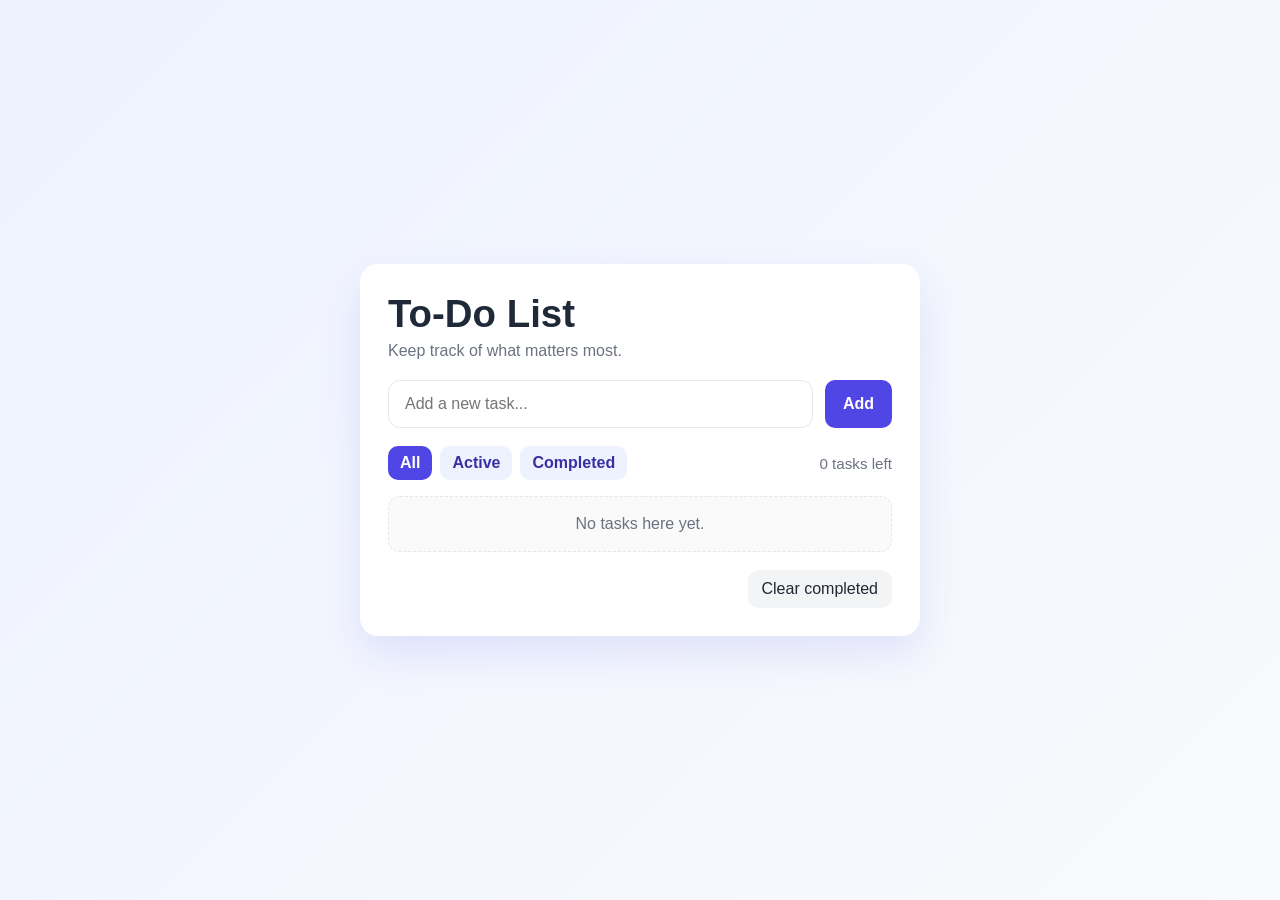
<file: todo-app/index.html>
<!DOCTYPE html>
<html lang="en">
  <head>
    <meta charset="UTF-8" />
    <meta name="viewport" content="width=device-width, initial-scale=1.0" />
    <title>Todo App</title>
    <link rel="stylesheet" href="styles.css" />
  </head>
  <body>
    <main class="app">
      <section class="todo-card">
        <header class="header">
          <h1>To-Do List</h1>
          <p>Keep track of what matters most.</p>
        </header>

        <form id="todo-form" class="todo-form">
          <input
            id="todo-input"
            type="text"
            placeholder="Add a new task..."
            aria-label="Add a new task"
            autocomplete="off"
          />
          <button type="submit">Add</button>
        </form>

        <div class="toolbar">
          <div class="filters" aria-label="Filter tasks">
            <button class="filter-btn active" data-filter="all" type="button">All</button>
            <button class="filter-btn" data-filter="active" type="button">Active</button>
            <button class="filter-btn" data-filter="completed" type="button">Completed</button>
          </div>

          <span id="todo-count">0 tasks left</span>
        </div>

        <ul id="todo-list" class="todo-list" aria-live="polite"></ul>

        <div class="footer-actions">
          <button id="clear-completed" class="secondary" type="button">Clear completed</button>
        </div>
      </section>
    </main>

    <script src="app.js"></script>
  </body>
</html>
</file>
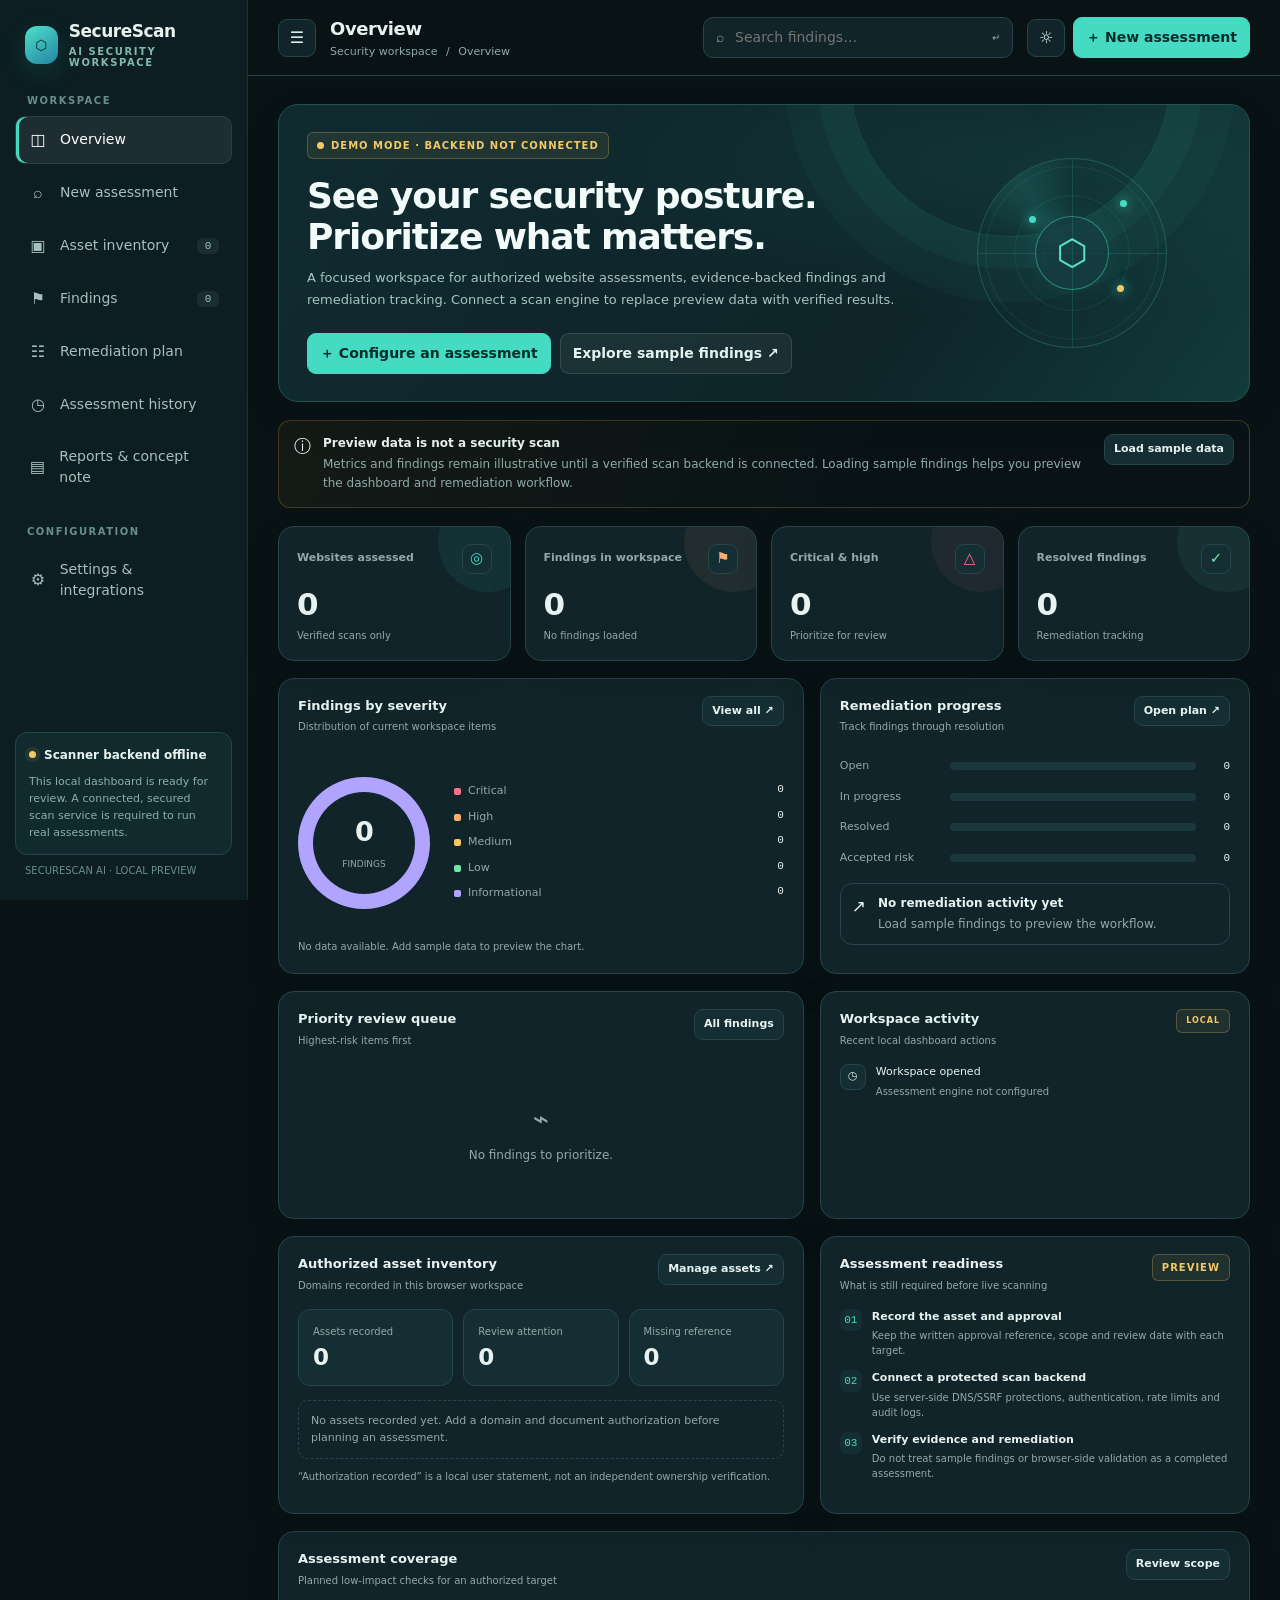
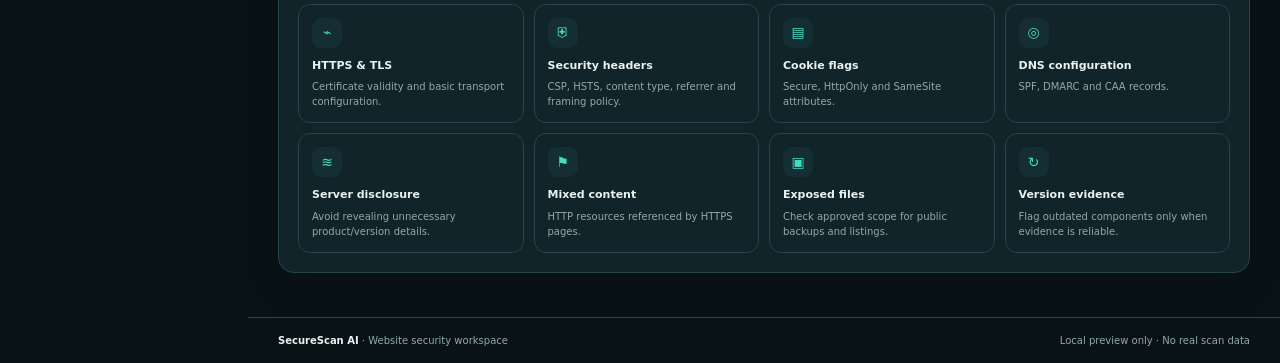
<file: SecureScan_AI_Dashboard_HTML_Upgrade.html>
<!doctype html>
<html lang="en" data-theme="dark">
<head>
<meta charset="utf-8">
<meta name="viewport" content="width=device-width,initial-scale=1,viewport-fit=cover">
<meta name="theme-color" content="#0b171b">
<meta name="description" content="SecureScan AI local website security workspace with asset inventory, findings workflow and portable backups.">
<title>SecureScan AI — Security Assessment Workspace v3.1 (HTML Upgrade)</title>
<style>
:root{color-scheme:dark;--bg:#091316;--sidebar:#0c1e22;--panel:#102429;--panel-2:#142e33;--panel-3:#1a383d;--line:#27454a;--text:#e8f3f1;--muted:#91aaa9;--accent:#45dbc2;--accent-2:#72b8f2;--yellow:#f3c867;--orange:#ffad70;--red:#ff7189;--green:#72e5a8;--purple:#b0a4ff;--shadow:0 14px 36px rgba(0,0,0,.15);--radius:16px}
:root[data-theme="light"]{color-scheme:light;--bg:#f3f7f6;--sidebar:#102d31;--panel:#fff;--panel-2:#edf4f2;--panel-3:#e1eeeb;--line:#d7e4e0;--text:#132b2e;--muted:#607a78;--accent:#087f70;--accent-2:#2166a5;--yellow:#916500;--orange:#a24b0a;--red:#ba2f4b;--green:#197246;--purple:#6355c7;--shadow:0 12px 32px rgba(20,55,55,.07)}
*{box-sizing:border-box}html{scroll-behavior:smooth}body{margin:0;background:var(--bg);color:var(--text);font:14px/1.5 Inter,ui-sans-serif,system-ui,-apple-system,BlinkMacSystemFont,"Segoe UI",sans-serif}button,input,select,textarea{font:inherit}button{cursor:pointer}button:focus-visible,a:focus-visible,input:focus-visible,select:focus-visible{outline:2px solid var(--accent);outline-offset:3px}button:disabled{opacity:.5;cursor:not-allowed}.app{min-height:100vh;display:grid;grid-template-columns:248px minmax(0,1fr)}
.sidebar{background:var(--sidebar);border-right:1px solid rgba(145,180,175,.13);padding:22px 15px;display:flex;flex-direction:column;gap:24px;min-height:100vh;position:sticky;top:0;height:100vh;overflow:auto}.brand{display:flex;gap:11px;align-items:center;padding:0 10px}.brand-mark{width:38px;height:38px;border-radius:12px;display:grid;place-items:center;background:linear-gradient(145deg,#4fe1c8,#2384a4);color:#052a2c;box-shadow:0 8px 24px #25ad9b2b}.brand-name{font-size:17px;line-height:1.15;font-weight:800;letter-spacing:-.5px}.brand-name span{display:block;font-size:10px;color:#81b8b2;font-weight:700;letter-spacing:1.6px;margin-top:4px}.nav-label{font-size:10px;text-transform:uppercase;letter-spacing:1.5px;color:#688e8b;padding:0 12px 8px;font-weight:800}.nav{display:grid;gap:5px}.nav button{width:100%;display:flex;align-items:center;gap:12px;text-align:left;border:1px solid transparent;background:transparent;color:#a5c0bd;padding:11px 12px;border-radius:10px;transition:.18s}.nav button:hover{background:#ffffff0d;color:white}.nav button.active{background:#ffffff12;border-color:#ffffff12;color:#fff;box-shadow:inset 3px 0 var(--accent)}.nav .ico{width:20px;text-align:center;font-size:16px}.nav .nav-count{margin-left:auto;min-width:22px;padding:2px 6px;text-align:center;border-radius:6px;background:#ffffff10;color:#95bfba;font:11px ui-monospace,monospace}.side-bottom{margin-top:auto}.mini-status{padding:13px;border-radius:12px;border:1px solid #25454a;background:#102a2e}.mini-status .status-head{display:flex;align-items:center;gap:8px;font-size:12px;font-weight:700}.dot{width:7px;height:7px;border-radius:50%;display:inline-block;background:var(--yellow);box-shadow:0 0 0 4px #f3c86715;flex:0 0 auto}.mini-status p{font-size:11px;line-height:1.55;color:#8fadaa;margin:9px 0 0}.sidebar-footer{font-size:10px;color:#688e8b;padding:8px 10px 0}
.main{min-width:0;display:flex;flex-direction:column;min-height:100vh}.topbar{height:76px;display:flex;align-items:center;gap:14px;padding:0 30px;border-bottom:1px solid var(--line);background:var(--bg);position:sticky;top:0;z-index:4}.menu-btn{display:none}.page-title{font-size:18px;letter-spacing:-.4px;font-weight:800;margin:0}.breadcrumbs{font-size:11px;color:var(--muted);margin-top:2px}.top-search{display:flex;align-items:center;gap:9px;border:1px solid var(--line);background:var(--panel);padding:8px 12px;border-radius:10px;max-width:310px;width:100%;margin-left:auto;color:var(--muted)}.top-search input{width:100%;background:transparent;border:0;outline:0;color:var(--text);min-width:0}.top-search input:focus-visible{outline:0}.top-actions{display:flex;gap:8px;align-items:center}.icon-btn,.btn{border:1px solid var(--line);border-radius:9px;padding:9px 12px;background:var(--panel);color:var(--text);font-weight:700;transition:.18s;white-space:nowrap}.icon-btn{width:38px;height:38px;padding:0;display:grid;place-items:center;font-size:16px}.btn:hover,.icon-btn:hover{border-color:var(--accent);transform:translateY(-1px)}.btn.primary{background:var(--accent);border-color:var(--accent);color:#052c29}.btn.secondary{background:var(--panel-2)}.btn.small{font-size:11px;padding:6px 9px}.btn.danger{color:var(--red)}.content{width:100%;max-width:1580px;margin:0 auto;padding:28px 30px 44px}.view{display:none;animation:fade .18s ease}.view.active{display:block}@keyframes fade{from{opacity:.65;transform:translateY(3px)}to{opacity:1;transform:none}}@keyframes spin{to{transform:rotate(360deg)}}.page-head{display:flex;align-items:flex-end;justify-content:space-between;gap:20px;margin-bottom:23px}.eyebrow{font-size:10px;text-transform:uppercase;letter-spacing:1.7px;font-weight:900;color:var(--accent);margin-bottom:8px}.page-head h2{font-size:25px;line-height:1.15;letter-spacing:-.8px;margin:0}.page-head p{color:var(--muted);margin:8px 0 0;max-width:680px;font-size:13px}.head-actions{display:flex;align-items:center;gap:8px;flex-wrap:wrap}
.hero{display:grid;grid-template-columns:minmax(0,1.5fr) minmax(240px,.75fr);gap:20px;position:relative;overflow:hidden;border:1px solid #24534f;border-radius:20px;padding:27px 28px;margin-bottom:18px;background:radial-gradient(ellipse at 78% 20%,#1a5a554a,transparent 45%),linear-gradient(125deg,#102b30,#0e2429 65%,#123b3c);box-shadow:var(--shadow)}.hero:after{content:"";position:absolute;width:320px;height:320px;border:1px solid #4be0c423;border-radius:50%;right:8%;top:-190px;box-shadow:0 0 0 32px #4be0c40b,0 0 0 65px #4be0c407;pointer-events:none}.hero-copy,.hero-visual{position:relative;z-index:1}.pill{display:inline-flex;gap:7px;align-items:center;padding:5px 9px;border-radius:6px;background:#f3c86714;border:1px solid #f3c86740;color:#f3c867;font-size:10px;text-transform:uppercase;font-weight:900;letter-spacing:1px}.hero h2{font-size:clamp(25px,3vw,36px);line-height:1.14;letter-spacing:-1.1px;max-width:620px;margin:16px 0 10px;color:#f2fbf9}.hero p{color:#a6c4c0;max-width:610px;font-size:13px;line-height:1.7;margin:0}.hero-actions{display:flex;gap:9px;flex-wrap:wrap;margin-top:22px}.hero .btn.secondary{background:#ffffff0d;border-color:#ffffff22;color:#e5f4f0}.hero-visual{display:flex;justify-content:center;align-items:center;min-height:190px}.radar{position:relative;width:190px;height:190px;border:1px solid #49d6c43b;border-radius:50%;background:repeating-radial-gradient(circle,transparent 0 27px,#48cabb13 28px 29px)}.radar:before,.radar:after{content:"";position:absolute;background:#49d6c427}.radar:before{height:1px;left:0;right:0;top:50%}.radar:after{width:1px;top:0;bottom:0;left:50%}.radar-sweep{position:absolute;inset:0;border-radius:50%;background:conic-gradient(from 0deg,transparent 0 78%,#3edbc522 90%,#3edbc500 100%);animation:spin 8s linear infinite}.radar-core{position:absolute;inset:57px;border:1px solid #44d5c67a;border-radius:50%;display:grid;place-items:center;background:#163e40bb;color:#58e2ca;font-size:36px;box-shadow:0 0 28px #37d0b51c}.radar-dot{position:absolute;width:7px;height:7px;border-radius:50%;background:var(--accent);box-shadow:0 0 12px var(--accent)}.rd1{top:30%;left:27%}.rd2{top:67%;left:74%;background:var(--yellow)}.rd3{top:22%;right:21%}
.notice{display:flex;align-items:flex-start;gap:12px;padding:13px 15px;border:1px solid var(--line);border-radius:12px;background:var(--panel);margin-bottom:18px}.notice .notice-icon{font-size:17px}.notice strong{display:block;font-size:12px;margin-bottom:3px}.notice p{margin:0;color:var(--muted);font-size:12px;line-height:1.6}.notice.warn{border-color:#80632d7a;background:linear-gradient(110deg,#9e741414,transparent 65%)}.notice.ok{border-color:#2c755b75}.notice .notice-text{flex:1}.notice .notice-action{flex:0 0 auto}
.kpis{display:grid;grid-template-columns:repeat(4,minmax(0,1fr));gap:14px;margin-bottom:17px}.card{background:var(--panel);border:1px solid var(--line);border-radius:var(--radius);box-shadow:var(--shadow);min-width:0}.kpi{padding:17px 18px;position:relative;overflow:hidden}.kpi:after{content:"";position:absolute;right:-28px;top:-35px;width:100px;height:100px;border-radius:50%;background:var(--kpi-bg,#45dbc212)}.kpi-head{position:relative;z-index:1;display:flex;align-items:center;justify-content:space-between;color:var(--muted);font-size:11px;font-weight:700}.kpi-icon{display:grid;place-items:center;width:30px;height:30px;border:1px solid var(--line);border-radius:9px;color:var(--kpi-color,var(--accent));background:var(--panel-2);font-size:15px}.kpi-value{font-size:31px;letter-spacing:-1px;font-weight:800;margin-top:13px;line-height:1.1}.kpi-sub{font-size:10px;color:var(--muted);margin-top:7px}.kpi-sub b{color:var(--kpi-color,var(--accent))}.section-grid{display:grid;grid-template-columns:minmax(0,1.1fr) minmax(310px,.9fr);gap:16px;margin-bottom:17px}.panel-head{padding:17px 19px 12px;display:flex;gap:12px;align-items:flex-start;justify-content:space-between}.panel-title{font-size:13px;font-weight:800;margin:0}.panel-sub{color:var(--muted);font-size:10px;margin-top:4px}.panel-body{padding:4px 19px 19px}.chart-rows{display:grid;gap:14px;padding-top:8px}.chart-row{display:grid;grid-template-columns:100px minmax(40px,1fr) 24px;align-items:center;gap:10px;font-size:11px}.chart-label{color:var(--muted)}.track{height:8px;border-radius:10px;background:var(--panel-3);overflow:hidden}.track span{height:100%;display:block;border-radius:10px;min-width:0;transition:width .3s}.chart-count{text-align:right;color:var(--text);font:11px ui-monospace,monospace}.legend{display:flex;flex-wrap:wrap;gap:9px;margin-top:16px}.legend span{display:inline-flex;gap:5px;align-items:center;font-size:10px;color:var(--muted)}.legend i{width:7px;height:7px;border-radius:2px;display:block}.donut-area{display:flex;align-items:center;gap:24px;min-height:185px}.donut{--p:0;position:relative;flex:0 0 132px;width:132px;height:132px;border-radius:50%;background:conic-gradient(var(--red) 0 var(--c1),var(--orange) var(--c1) var(--c2),var(--yellow) var(--c2) var(--c3),var(--green) var(--c3) var(--c4),var(--purple) var(--c4) 100%);display:grid;place-items:center}.donut:before{content:"";position:absolute;inset:15px;border-radius:50%;background:var(--panel)}.donut-center{position:relative;text-align:center}.donut-center b{display:block;font-size:27px;letter-spacing:-1px}.donut-center span{font-size:9px;color:var(--muted)}.donut-legend{display:grid;gap:9px;width:100%}.donut-legend .dl{display:flex;justify-content:space-between;gap:12px;font-size:11px}.dl-label{display:flex;gap:7px;align-items:center;color:var(--muted)}.dl-label i{width:7px;height:7px;border-radius:2px}.dl b{font:11px ui-monospace,monospace}
.table-card{overflow:hidden}.table-toolbar{display:flex;gap:9px;align-items:center;flex-wrap:wrap;padding:14px 17px;border-bottom:1px solid var(--line)}.field{padding:9px 11px;border:1px solid var(--line);border-radius:9px;background:var(--bg);color:var(--text);min-width:0}.field.search{flex:1;min-width:180px}.field option{background:var(--panel)}.table-wrap{overflow:auto}table{border-collapse:collapse;width:100%;min-width:730px}th,td{text-align:left;padding:13px 15px;border-bottom:1px solid var(--line);vertical-align:middle}th{font-size:10px;letter-spacing:.6px;text-transform:uppercase;color:var(--muted);background:var(--panel-2);white-space:nowrap}td{font-size:11px}tbody tr:last-child td{border-bottom:0}tbody tr:hover{background:var(--panel-2)}.id-code{font:10px ui-monospace,monospace;color:var(--muted)}.finding-title{border:0;background:transparent;color:var(--text);font-weight:700;text-align:left;padding:0;font-size:11px}.finding-title:hover{color:var(--accent)}.finding-sub{font-size:10px;color:var(--muted);margin-top:4px}.severity{display:inline-flex;align-items:center;gap:5px;border:1px solid currentColor;border-radius:6px;padding:4px 7px;font-size:9px;font-weight:900;white-space:nowrap}.severity:before{content:"";width:5px;height:5px;border-radius:50%;background:currentColor}.sev-Critical{color:var(--red);background:#ff71890c}.sev-High{color:var(--orange);background:#ffad700c}.sev-Medium{color:var(--yellow);background:#f3c8670c}.sev-Low{color:var(--green);background:#72e5a80c}.sev-Informational{color:var(--purple);background:#b0a4ff0c}.status{display:inline-flex;padding:4px 7px;border:1px solid var(--line);border-radius:6px;color:var(--muted);font-size:9px;white-space:nowrap}.status-Resolved{color:var(--green);border-color:#72e5a84a}.status-InProgress{color:var(--accent-2);border-color:#72b8f24a}.status-AcceptedRisk{color:var(--purple)}.risk{font:12px ui-monospace,monospace;font-weight:800}.risk.high{color:var(--red)}.risk.mid{color:var(--orange)}.risk.low{color:var(--yellow)}.row-actions{display:flex;gap:7px;align-items:center;flex-wrap:wrap}.empty{padding:35px 16px;text-align:center;color:var(--muted);font-size:12px}.empty .empty-icon{font-size:27px;display:block;margin-bottom:7px}.detail-row td{padding:0;background:var(--panel-2)}.detail-grid{display:grid;grid-template-columns:repeat(2,minmax(0,1fr));gap:14px;padding:16px}.detail-block{min-width:0}.detail-block h4{margin:0 0 5px;color:var(--accent);font-size:10px;text-transform:uppercase;letter-spacing:.7px}.detail-block p{font-size:11px;color:var(--muted);margin:0;overflow-wrap:anywhere}.detail-block code,.code-sample{display:block;background:var(--bg);border:1px solid var(--line);padding:10px;border-radius:8px;white-space:pre-wrap;overflow-wrap:anywhere;color:var(--text);font:10px/1.6 ui-monospace,monospace}
.quick-list{display:grid;gap:0}.quick-item{display:flex;align-items:center;gap:11px;padding:12px 0;border-bottom:1px solid var(--line)}.quick-item:last-child{border-bottom:0}.priority-number{width:29px;height:29px;border-radius:9px;display:grid;place-items:center;font:12px ui-monospace,monospace;background:var(--panel-2);color:var(--accent);flex-shrink:0}.quick-copy{flex:1;min-width:0}.quick-copy b{font-size:11px;display:block;overflow:hidden;text-overflow:ellipsis;white-space:nowrap}.quick-copy span{display:block;color:var(--muted);font-size:10px;margin-top:3px}.quick-item .arrow{color:var(--muted)}.activity-list{display:grid;gap:14px}.activity{display:flex;gap:10px;align-items:flex-start}.activity-dot{width:26px;height:26px;display:grid;place-items:center;border:1px solid var(--line);border-radius:8px;background:var(--panel-2);font-size:11px;flex:0 0 auto}.activity p{margin:0;font-size:11px}.activity small{display:block;color:var(--muted);font-size:10px;margin-top:4px}.check-grid{display:grid;grid-template-columns:repeat(4,minmax(0,1fr));gap:10px}.check-card{border:1px solid var(--line);border-radius:12px;padding:13px;background:var(--panel)}.check-card .check-icon{width:30px;height:30px;border-radius:9px;background:var(--panel-2);display:grid;place-items:center;color:var(--accent);margin-bottom:10px}.check-card b{font-size:11px;display:block}.check-card p{font-size:10px;color:var(--muted);margin:5px 0 0;line-height:1.5}
.form-layout{display:grid;grid-template-columns:minmax(0,1.35fr) minmax(260px,.65fr);gap:16px}.form-card{padding:20px}.form-card h3{font-size:14px;margin:0 0 5px}.muted{color:var(--muted)}.form-card>p{color:var(--muted);font-size:11px;margin:0 0 20px}.label{display:block;font-size:11px;font-weight:800;margin:16px 0 7px}.url-input{width:100%;padding:12px;border:1px solid var(--line);border-radius:10px;background:var(--bg);color:var(--text)}.checkbox-line{display:flex;gap:9px;align-items:flex-start;font-size:11px;color:var(--muted);margin:15px 0}.checkbox-line input{margin-top:3px;accent-color:var(--accent)}.message{min-height:20px;font-size:11px;margin-top:12px;color:var(--muted)}.message.error{color:var(--red)}.message.success{color:var(--green)}.scope-list{display:grid;gap:10px;margin-top:12px}.scope-item{display:flex;gap:10px;align-items:flex-start}.scope-check{width:22px;height:22px;border-radius:7px;display:grid;place-items:center;background:var(--panel-2);color:var(--accent);flex-shrink:0}.scope-item b{font-size:11px;display:block}.scope-item span{font-size:10px;color:var(--muted);display:block;margin-top:2px}.guide-list{display:grid;gap:12px}.guide-row{display:flex;gap:10px}.guide-num{width:22px;height:22px;border-radius:7px;background:var(--panel-2);color:var(--accent);display:grid;place-items:center;font:11px ui-monospace,monospace;flex:0 0 auto}.guide-row b{display:block;font-size:11px}.guide-row p{font-size:10px;color:var(--muted);margin:3px 0 0}
.planner-summary{display:grid;grid-template-columns:repeat(3,minmax(0,1fr));gap:13px;margin-bottom:16px}.mini-kpi{padding:16px}.mini-kpi small{color:var(--muted);font-size:10px}.mini-kpi strong{display:block;font-size:25px;margin-top:4px}.planner-owner{width:120px;min-width:100px;padding:6px 8px;border:1px solid var(--line);border-radius:7px;background:var(--bg);color:var(--text);font-size:10px}.planner-date{width:125px;min-width:100px;padding:6px 7px;border:1px solid var(--line);border-radius:7px;background:var(--bg);color:var(--text);font-size:10px}.history-list{display:grid;gap:11px}.history-entry{display:flex;gap:13px;align-items:flex-start;padding:15px;border:1px solid var(--line);border-radius:12px;background:var(--panel)}.history-symbol{width:34px;height:34px;border-radius:10px;background:var(--panel-2);display:grid;place-items:center;flex-shrink:0}.history-content{flex:1}.history-content b{font-size:12px;display:block}.history-content p{font-size:10px;color:var(--muted);margin:4px 0 0}.history-time{font-size:10px;color:var(--muted);white-space:nowrap}
.report-layout{display:grid;grid-template-columns:minmax(0,1fr) 270px;gap:16px;align-items:start}.report-paper{background:#fff;color:#1b2b31;border-radius:10px;padding:36px;box-shadow:var(--shadow);min-height:700px}.report-logo{display:flex;align-items:center;gap:9px;color:#0b7368;font-size:13px;font-weight:900;letter-spacing:.5px}.report-logo span{display:grid;place-items:center;width:31px;height:31px;background:#e3f5f0;border-radius:9px}.report-paper h1{font-size:28px;letter-spacing:-.8px;line-height:1.2;margin:27px 0 8px}.report-subtitle{color:#65787c;font-size:12px}.report-rule{height:1px;background:#dfe9e7;margin:24px 0}.report-meta{display:grid;grid-template-columns:repeat(2,minmax(0,1fr));gap:16px}.report-meta small{display:block;color:#6e8586;font-size:9px;text-transform:uppercase;letter-spacing:1px;font-weight:800}.report-meta b{display:block;font-size:12px;margin-top:4px;overflow-wrap:anywhere}.report-paper h2{font-size:15px;margin:24px 0 9px}.report-paper p{font-size:11px;line-height:1.7;color:#486064}.report-stat-grid{display:grid;grid-template-columns:repeat(3,1fr);gap:10px}.report-stat{padding:12px;border:1px solid #dce8e5;border-radius:8px}.report-stat small{font-size:9px;color:#6e8586}.report-stat b{display:block;font-size:22px;margin-top:3px}.report-table{width:100%;min-width:0;border-collapse:collapse}.report-table th,.report-table td{padding:9px 7px;text-align:left;border-bottom:1px solid #e1e9e7;font-size:9px;color:#243d41;background:#fff}.report-table th{background:#f0f6f4;color:#526b6c;font-size:8px}.report-footer{margin-top:28px;border-top:1px solid #dfe9e7;padding-top:12px;color:#6e8586;font-size:9px}.report-controls{padding:16px;position:sticky;top:95px}.report-controls h3{font-size:13px;margin:0}.report-controls p{font-size:10px;color:var(--muted);line-height:1.6;margin:7px 0 16px}.report-controls .field{width:100%}.report-controls .btn{width:100%;margin-top:9px}.setting-group{padding:18px 20px}.setting-group+.setting-group{border-top:1px solid var(--line)}.setting-heading{display:flex;gap:12px;align-items:center}.setting-icon{width:34px;height:34px;border-radius:10px;background:var(--panel-2);display:grid;place-items:center}.setting-heading h3{font-size:12px;margin:0}.setting-heading p{font-size:10px;color:var(--muted);margin:4px 0 0}.config-table{width:100%;min-width:0;margin-top:15px}.config-table td{padding:10px 0;font-size:11px}.config-table td:last-child{text-align:right}.config-state{font-size:10px;border-radius:6px;padding:4px 7px;background:#f3c86712;color:var(--yellow);border:1px solid #f3c86738;white-space:nowrap}.footer{border-top:1px solid var(--line);padding:15px 30px;display:flex;justify-content:space-between;gap:12px;color:var(--muted);font-size:10px}.footer b{color:var(--text)}.mobile-overlay{display:none}
@media(max-width:1120px){.app{grid-template-columns:218px minmax(0,1fr)}.content{padding:22px}.topbar{padding:0 22px}.kpis{grid-template-columns:repeat(2,minmax(0,1fr))}.check-grid{grid-template-columns:repeat(2,minmax(0,1fr))}.hero-visual{min-height:150px}.radar{width:160px;height:160px}.radar-core{inset:48px}.report-layout{grid-template-columns:minmax(0,1fr) 230px}}
@media(max-width:850px){.app{display:block}.sidebar{position:fixed;z-index:10;left:0;top:0;bottom:0;width:260px;height:100dvh;transform:translateX(-105%);transition:transform .2s ease}.sidebar.open{transform:translateX(0)}.mobile-overlay.show{display:block;position:fixed;inset:0;background:#020b0dc9;z-index:9}.menu-btn{display:grid}.topbar{height:68px;padding:0 16px}.content{padding:18px 16px 30px}.section-grid{grid-template-columns:1fr}.form-layout{grid-template-columns:1fr}.report-layout{grid-template-columns:1fr}.report-controls{position:static;grid-row:1}.report-paper{grid-row:2}.top-search{max-width:230px}.footer{padding:14px 16px}.hero{grid-template-columns:minmax(0,1fr) 160px;padding:22px}.hero-visual{min-height:150px}.radar{width:145px;height:145px}.radar-core{inset:43px}.planner-summary{grid-template-columns:repeat(3,minmax(0,1fr))}}
@media(max-width:600px){.top-search{display:none}.page-head{display:block}.head-actions{margin-top:14px}.page-head h2{font-size:22px}.hero{grid-template-columns:1fr;padding:20px}.hero-visual{display:none}.hero h2{font-size:28px}.kpis{gap:9px}.kpi{padding:13px}.kpi-value{font-size:27px}.kpi-head{font-size:10px}.kpi-icon{width:26px;height:26px}.section-grid{gap:12px}.donut-area{gap:15px}.donut{width:105px;height:105px;flex-basis:105px}.donut:before{inset:12px}.donut-center b{font-size:22px}.chart-row{grid-template-columns:90px minmax(30px,1fr) 20px}.check-grid{grid-template-columns:repeat(2,minmax(0,1fr))}.planner-summary{gap:8px}.mini-kpi{padding:12px}.mini-kpi strong{font-size:21px}.report-paper{padding:22px}.report-paper h1{font-size:24px}.report-stat-grid{gap:6px}.report-stat{padding:8px}.report-stat b{font-size:18px}.detail-grid{grid-template-columns:1fr}.footer{display:block}.footer span{display:block;margin:3px 0}.top-actions .btn{padding:8px 9px;font-size:10px}.page-title{font-size:16px}}
@media(max-width:390px){.kpis{grid-template-columns:1fr 1fr}.kpi-value{font-size:24px}.planner-summary{grid-template-columns:1fr}.donut-area{flex-direction:column}.donut-legend{max-width:230px}.hero-actions .btn{flex:1}.check-grid{grid-template-columns:1fr 1fr}}
@media(prefers-reduced-motion:reduce){*,*:before,*:after{animation:none!important;scroll-behavior:auto!important;transition:none!important}}
@media print{body{background:#fff!important;color:#111!important}.sidebar,.topbar,.footer,.mobile-overlay,.view:not(#reports),#reports>.page-head,.report-controls{display:none!important}.app{display:block!important}.main{display:block!important;min-height:0!important}.content{padding:0!important;max-width:none!important;margin:0!important}.view#reports{display:block!important}.report-layout{display:block!important}.report-paper{box-shadow:none!important;border:0!important;border-radius:0!important;padding:0!important;min-height:0!important}.report-paper h1{font-size:25px}.report-paper section,.report-paper *{print-color-adjust:exact;-webkit-print-color-adjust:exact}.report-paper .report-table{page-break-inside:auto}.report-paper tr{page-break-inside:avoid;page-break-after:auto}.report-footer{page-break-inside:avoid}@page{size:A4;margin:16mm}}

/* SecureScan AI v3 enhancements: local asset register, backup and toasts */
.asset-layout{display:grid;grid-template-columns:minmax(270px,.72fr) minmax(0,1.28fr);gap:16px;align-items:start}
.asset-form{padding:20px}.asset-form h3{margin:0;font-size:14px}.asset-form>p{margin:7px 0 18px;color:var(--muted);font-size:12px}
.asset-form .label{display:block;margin:14px 0 6px}.asset-form .field{width:100%;min-width:0}.asset-form textarea.field{min-height:78px;resize:vertical}
.asset-list-head{display:flex;align-items:center;justify-content:space-between;gap:10px;flex-wrap:wrap;padding:16px 18px 10px}.asset-list-head h3{margin:0;font-size:13px}.asset-list-head p{margin:4px 0 0;color:var(--muted);font-size:10px}
.asset-table{min-width:800px}.asset-table td{vertical-align:middle}.asset-name{font-weight:800;font-size:12px;display:block}.asset-url{color:var(--muted);font-size:10px;display:block;margin-top:3px;overflow-wrap:anywhere}.asset-meta{font-size:11px;line-height:1.6;color:var(--muted);max-width:190px;white-space:normal}.asset-state{display:inline-flex;align-items:center;gap:6px;padding:4px 7px;border-radius:6px;background:var(--panel-2);border:1px solid var(--line);font-size:10px;font-weight:800;white-space:nowrap}.asset-state:before{content:'';width:6px;height:6px;border-radius:50%;background:var(--accent-2)}.asset-state.review{color:var(--orange)}.asset-state.review:before{background:var(--orange)}.asset-state.recorded{color:var(--green)}.asset-actions{display:flex;gap:5px;flex-wrap:wrap}.asset-summary{display:grid;grid-template-columns:repeat(3,minmax(0,1fr));gap:10px;margin-bottom:14px}.asset-summary-item{padding:14px;border:1px solid var(--line);border-radius:12px;background:var(--panel-2)}.asset-summary-item small{display:block;color:var(--muted);font-size:10px}.asset-summary-item b{display:block;font-size:23px;margin-top:5px;line-height:1.2}.backup-grid{display:grid;grid-template-columns:minmax(0,1fr) minmax(0,1fr);gap:14px;margin-top:16px}.backup-option{border:1px solid var(--line);background:var(--panel-2);border-radius:12px;padding:16px}.backup-option h4{margin:0 0 6px;font-size:13px}.backup-option p{color:var(--muted);font-size:11px;line-height:1.6;margin:0 0 13px}.backup-option input[type=file]{display:none}.toast-stack{position:fixed;z-index:50;right:22px;bottom:22px;display:grid;gap:8px;max-width:min(390px,calc(100vw - 32px));pointer-events:none}.toast{padding:12px 15px;border:1px solid var(--line);border-left:4px solid var(--accent);background:var(--panel);color:var(--text);box-shadow:var(--shadow);border-radius:10px;font-size:12px;animation:fade .15s ease}.toast.error{border-left-color:var(--red)}.toast.warn{border-left-color:var(--yellow)}.asset-dashboard-empty{padding:12px;border:1px dashed var(--line);border-radius:10px;color:var(--muted);font-size:11px}
@media(max-width:1000px){.asset-layout{grid-template-columns:1fr}.asset-form{max-width:none}}
@media(max-width:600px){.asset-summary{grid-template-columns:repeat(3,minmax(0,1fr));gap:7px}.asset-summary-item{padding:10px}.asset-summary-item b{font-size:20px}.backup-grid{grid-template-columns:1fr}.toast-stack{right:12px;bottom:12px}}

</style>
</head>
<body>
<div class="mobile-overlay" id="overlay"></div>
<div class="toast-stack" id="toastStack" aria-live="polite" aria-atomic="false"></div>
<div class="app">
<aside class="sidebar" id="sidebar" aria-label="Main navigation">
  <div class="brand"><div class="brand-mark" aria-hidden="true">⬡</div><div class="brand-name">SecureScan<span>AI SECURITY WORKSPACE</span></div></div>
  <div><div class="nav-label">Workspace</div><nav class="nav" id="nav">
    <button class="active" data-view="dashboard"><span class="ico">◫</span>Overview</button>
    <button data-view="scan"><span class="ico">⌕</span>New assessment</button>
    <button data-view="assets"><span class="ico">▣</span>Asset inventory <span class="nav-count" id="navAssets">0</span></button>
    <button data-view="findings"><span class="ico">⚑</span>Findings <span class="nav-count" id="navFindings">0</span></button>
    <button data-view="planner"><span class="ico">☷</span>Remediation plan</button>
    <button data-view="history"><span class="ico">◷</span>Assessment history</button>
    <button data-view="reports"><span class="ico">▤</span>Reports & concept note</button>
  </nav></div>
  <div><div class="nav-label">Configuration</div><nav class="nav"><button data-view="settings"><span class="ico">⚙</span>Settings & integrations</button></nav></div>
  <div class="side-bottom"><div class="mini-status"><div class="status-head"><span class="dot"></span> Scanner backend offline</div><p>This local dashboard is ready for review. A connected, secured scan service is required to run real assessments.</p></div><div class="sidebar-footer">SECURESCAN AI · LOCAL PREVIEW</div></div>
</aside>
<main class="main">
<header class="topbar">
  <button class="icon-btn menu-btn" id="menuBtn" aria-label="Open navigation">☰</button>
  <div><h1 class="page-title" id="topTitle">Overview</h1><div class="breadcrumbs">Security workspace <span style="padding:0 5px">/</span> <span id="crumb">Overview</span></div></div>
  <label class="top-search" aria-label="Search findings"><span>⌕</span><input id="globalSearch" type="search" placeholder="Search findings…"><span style="font:10px ui-monospace,monospace">↵</span></label>
  <div class="top-actions"><button class="icon-btn" id="themeBtn" title="Toggle theme" aria-label="Toggle theme">☼</button><button class="btn primary" id="topNew">＋ New assessment</button></div>
</header>
<div class="content">
<section class="view active" id="dashboard" aria-labelledby="dashTitle">
  <div class="hero"><div class="hero-copy"><span class="pill"><span class="dot" style="background:var(--yellow);box-shadow:none"></span> DEMO MODE · BACKEND NOT CONNECTED</span><h2>See your security posture. Prioritize what matters.</h2><p>A focused workspace for authorized website assessments, evidence-backed findings and remediation tracking. Connect a scan engine to replace preview data with verified results.</p><div class="hero-actions"><button class="btn primary" data-goto="scan">＋ Configure an assessment</button><button class="btn secondary" id="heroDemo">Explore sample findings ↗</button></div></div><div class="hero-visual" aria-hidden="true"><div class="radar"><div class="radar-sweep"></div><span class="radar-dot rd1"></span><span class="radar-dot rd2"></span><span class="radar-dot rd3"></span><div class="radar-core">⬡</div></div></div></div>
  <div class="notice warn" id="demoBanner"><span class="notice-icon">ⓘ</span><div class="notice-text"><strong>Preview data is not a security scan</strong><p>Metrics and findings remain illustrative until a verified scan backend is connected. Loading sample findings helps you preview the dashboard and remediation workflow.</p></div><button class="btn small secondary notice-action" id="loadDemo">Load sample data</button></div>
  <div class="kpis" id="kpis">
    <article class="card kpi" style="--kpi-color:var(--accent);--kpi-bg:#45dbc214"><div class="kpi-head">Websites assessed <span class="kpi-icon">◎</span></div><div class="kpi-value" id="kpiSites">0</div><div class="kpi-sub">Verified scans only</div></article>
    <article class="card kpi" style="--kpi-color:var(--orange);--kpi-bg:#ffad7012"><div class="kpi-head">Findings in workspace <span class="kpi-icon">⚑</span></div><div class="kpi-value" id="kpiFindings">0</div><div class="kpi-sub" id="findingsSub">No findings loaded</div></article>
    <article class="card kpi" style="--kpi-color:var(--red);--kpi-bg:#ff718912"><div class="kpi-head">Critical & high <span class="kpi-icon">△</span></div><div class="kpi-value" id="kpiUrgent">0</div><div class="kpi-sub">Prioritize for review</div></article>
    <article class="card kpi" style="--kpi-color:var(--green);--kpi-bg:#72e5a812"><div class="kpi-head">Resolved findings <span class="kpi-icon">✓</span></div><div class="kpi-value" id="kpiResolved">0</div><div class="kpi-sub" id="resolvedSub">Remediation tracking</div></article>
  </div>
  <div class="section-grid">
    <article class="card"><div class="panel-head"><div><h3 class="panel-title">Findings by severity</h3><div class="panel-sub">Distribution of current workspace items</div></div><button class="btn small secondary" data-goto="findings">View all ↗</button></div><div class="panel-body"><div class="donut-area"><div class="donut" id="severityDonut" style="--critical:0;--high:0;--medium:0;--low:0;--info:100"><div class="donut-center"><b id="donutTotal">0</b><span>FINDINGS</span></div></div><div class="donut-legend" id="severityLegend"></div></div><div class="panel-sub" id="severityFoot">No data available. Add sample data to preview the chart.</div></div></article>
    <article class="card"><div class="panel-head"><div><h3 class="panel-title">Remediation progress</h3><div class="panel-sub">Track findings through resolution</div></div><button class="btn small secondary" data-goto="planner">Open plan ↗</button></div><div class="panel-body"><div class="chart-rows" id="progressChart"></div><div class="notice" style="margin:17px 0 0;padding:10px 11px"><span class="notice-icon">↗</span><div class="notice-text"><strong id="progressHeadline">No remediation activity yet</strong><p id="progressText">Load sample findings to preview the workflow.</p></div></div></div></article>
  </div>
  <div class="section-grid">
    <article class="card"><div class="panel-head"><div><h3 class="panel-title">Priority review queue</h3><div class="panel-sub">Highest-risk items first</div></div><button class="btn small secondary" data-goto="findings">All findings</button></div><div class="panel-body"><div class="quick-list" id="priorityQueue"><div class="empty"><span class="empty-icon">⌁</span>No findings to prioritize.</div></div></div></article>
    <article class="card"><div class="panel-head"><div><h3 class="panel-title">Workspace activity</h3><div class="panel-sub">Recent local dashboard actions</div></div><span class="pill" style="font-size:8px">LOCAL</span></div><div class="panel-body"><div class="activity-list" id="activityList"><div class="activity"><span class="activity-dot">◷</span><div><p>Workspace opened</p><small>Assessment engine not configured</small></div></div></div></div></article>
  </div>
  <div class="section-grid">
    <article class="card"><div class="panel-head"><div><h3 class="panel-title">Authorized asset inventory</h3><div class="panel-sub">Domains recorded in this browser workspace</div></div><button class="btn small secondary" data-goto="assets">Manage assets ↗</button></div><div class="panel-body"><div class="asset-summary" id="assetDashboardStats"><div class="asset-summary-item"><small>Assets recorded</small><b>0</b></div><div class="asset-summary-item"><small>Approval review due</small><b>0</b></div><div class="asset-summary-item"><small>Not yet recorded</small><b>0</b></div></div><div class="quick-list" id="assetDashboardList"><div class="asset-dashboard-empty">No assets recorded yet. Add a domain and document authorization before planning an assessment.</div></div><p class="panel-sub" style="margin-top:10px">“Authorization recorded” is a local user statement, not an independent ownership verification.</p></div></article>
    <article class="card"><div class="panel-head"><div><h3 class="panel-title">Assessment readiness</h3><div class="panel-sub">What is still required before live scanning</div></div><span class="pill">PREVIEW</span></div><div class="panel-body"><div class="guide-list"><div class="guide-row"><span class="guide-num">01</span><div><b>Record the asset and approval</b><p>Keep the written approval reference, scope and review date with each target.</p></div></div><div class="guide-row"><span class="guide-num">02</span><div><b>Connect a protected scan backend</b><p>Use server-side DNS/SSRF protections, authentication, rate limits and audit logs.</p></div></div><div class="guide-row"><span class="guide-num">03</span><div><b>Verify evidence and remediation</b><p>Do not treat sample findings or browser-side validation as a completed assessment.</p></div></div></div></div></article>
  </div>
  <article class="card"><div class="panel-head"><div><h3 class="panel-title">Assessment coverage</h3><div class="panel-sub">Planned low-impact checks for an authorized target</div></div><button class="btn small secondary" data-goto="scan">Review scope</button></div><div class="panel-body"><div class="check-grid" id="coverageGrid"></div></div></article>
</section>

<section class="view" id="scan" aria-labelledby="scanTitle">
  <div class="page-head"><div><div class="eyebrow">Assessment setup</div><h2 id="scanTitle">New website assessment</h2><p>Define a public website scope and confirm authorization. This preview does not send requests or run an actual scan.</p></div><div class="head-actions"><span class="pill"><span class="dot"></span> Engine disconnected</span></div></div>
  <div class="form-layout"><article class="card form-card"><h3>Target configuration</h3><p>Only assess systems you own or have explicit written permission to test.</p><form id="scanForm" novalidate><label class="label" for="targetUrl">Website URL</label><input class="url-input" id="targetUrl" name="url" type="url" placeholder="https://www.example.com" autocomplete="url" required><div class="muted" style="font-size:10px;margin-top:6px">Use a full URL, including https://. Public domain names only in this preview.</div><label class="checkbox-line"><input id="authConfirm" type="checkbox" required><span>I confirm that I own this website or have written authorization to assess it. I understand that unauthorized testing is not permitted.</span></label><div class="row-actions"><button class="btn primary" type="submit">Check configuration</button><button class="btn secondary" id="clearTarget" type="button">Clear</button></div><div class="message" id="scanMessage" role="status" aria-live="polite"></div></form><div class="notice warn" style="margin-top:18px"><span class="notice-icon">⛨</span><div class="notice-text"><strong>No requests are sent by this page</strong><p>Submitting the form validates the target format and displays integration requirements. It will not claim that a scan occurred.</p></div></div></article>
  <div style="display:grid;gap:16px;align-content:start"><article class="card form-card"><h3>Assessment safeguards</h3><div class="scope-list"><div class="scope-item"><span class="scope-check">✓</span><div><b>Authorization gate</b><span>Explicit user confirmation before progressing.</span></div></div><div class="scope-item"><span class="scope-check">✓</span><div><b>Safe target validation</b><span>Reject local/private hosts and unusual ports in the client preview; repeat checks server-side.</span></div></div><div class="scope-item"><span class="scope-check">✓</span><div><b>Non-destructive checks</b><span>Prioritize configuration and exposure review over exploit attempts.</span></div></div><div class="scope-item"><span class="scope-check">✓</span><div><b>Evidence and traceability</b><span>Findings should include timestamp, evidence, confidence and verification guidance.</span></div></div></div></article><article class="card form-card"><h3>Before a real scan</h3><div class="guide-list" style="margin-top:14px"><div class="guide-row"><span class="guide-num">01</span><div><b>Verify ownership</b><p>Use a DNS TXT record or a one-time file token to validate domain control.</p></div></div><div class="guide-row"><span class="guide-num">02</span><div><b>Connect a scan API</b><p>Use a secured backend with strict URL validation, DNS re-checks and redirect controls.</p></div></div><div class="guide-row"><span class="guide-num">03</span><div><b>Review and approve scope</b><p>Set rate, duration, excluded paths and contact details before scheduling.</p></div></div></div></article></div></div>
  <article class="card" style="margin-top:16px"><div class="panel-head"><div><h3 class="panel-title">Planned assessment checks</h3><div class="panel-sub">Examples of intended low-impact coverage, not completed checks</div></div></div><div class="panel-body"><div class="check-grid" id="scanCoverageGrid"></div></div></article>
</section>


<section class="view" id="assets" aria-labelledby="assetsTitle">
 <div class="page-head"><div><div class="eyebrow">Scope & authorization records</div><h2 id="assetsTitle">Authorized asset inventory</h2><p>Maintain a local register of domains that your team says it is allowed to assess. This is a recordkeeping tool, not a domain ownership verifier.</p></div><div class="head-actions"><button class="btn secondary" id="assetsCsv">↓ Export assets CSV</button></div></div>
 <div class="notice warn"><span class="notice-icon">⛨</span><div class="notice-text"><strong>Authorization must be verified independently</strong><p>Only add assets you own or have written permission to assess. Store the approval reference and scope. A checkbox or local record does not prove domain control, and this HTML page performs no network checks.</p></div></div>
 <div class="asset-layout">
  <article class="card asset-form"><h3>Register an asset</h3><p>Record one public website and the approval details for future assessment planning.</p>
   <form id="assetForm" novalidate>
    <label class="label" for="assetName">Asset / project name</label><input class="field" id="assetName" maxlength="90" placeholder="Main website" required>
    <label class="label" for="assetUrl">Website URL</label><input class="field" id="assetUrl" type="url" placeholder="https://www.example.com" required>
    <label class="label" for="assetOwner">Owner / responsible contact</label><input class="field" id="assetOwner" maxlength="120" placeholder="Team or contact name">
    <label class="label" for="assetScope">Approved scope / exclusions</label><textarea class="field" id="assetScope" maxlength="1200" placeholder="Allowed domains, paths, dates, excluded systems…"></textarea>
    <label class="label" for="assetApproval">Written approval reference</label><input class="field" id="assetApproval" maxlength="180" placeholder="Ticket, email reference, or approval ID">
    <label class="label" for="assetExpiry">Approval review / expiry date</label><input class="field" id="assetExpiry" type="date">
    <label class="checkbox-line"><input id="assetAuthConfirm" type="checkbox" required><span>I confirm that authorization exists for this domain and the scope recorded above.</span></label>
    <div class="row-actions"><button class="btn primary" type="submit">＋ Save asset record</button><button class="btn secondary" type="reset" id="assetReset">Clear form</button></div><div class="message" id="assetMessage" role="status" aria-live="polite"></div>
   </form>
  </article>
  <div style="min-width:0;display:grid;gap:14px;align-content:start">
   <div class="asset-summary" id="assetInventoryStats"><div class="asset-summary-item"><small>Total records</small><b>0</b></div><div class="asset-summary-item"><small>Review due</small><b>0</b></div><div class="asset-summary-item"><small>Missing reference</small><b>0</b></div></div>
   <article class="card table-card"><div class="asset-list-head"><div><h3>Recorded websites</h3><p>Saved in this browser only. Use workspace backup to move records.</p></div><input class="field" id="assetSearch" type="search" placeholder="Filter assets…" aria-label="Search asset inventory" style="max-width:220px"></div><div class="table-wrap"><table class="asset-table"><thead><tr><th>Asset</th><th>Owner & scope</th><th>Approval reference</th><th>Review date</th><th>Record status</th><th>Actions</th></tr></thead><tbody id="assetRows"><tr><td colspan="6"><div class="empty">No asset records yet.</div></td></tr></tbody></table></div><div class="panel-head"><div class="panel-sub" id="assetCount">0 assets recorded</div><div class="panel-sub">No scans are launched from this inventory.</div></div></article>
  </div>
 </div>
</section>

<section class="view" id="findings" aria-labelledby="findingsTitle">
  <div class="page-head"><div><div class="eyebrow">Evidence & risk</div><h2 id="findingsTitle">Security findings</h2><p>Search, filter and open a finding to review evidence, impact, suggested fixes and verification guidance.</p></div><div class="head-actions"><button class="btn secondary" id="findingsCsv">↓ Export CSV</button><button class="btn primary" data-goto="reports">Create concept note ↗</button></div></div>
  <div class="notice warn" id="findingsNotice"><span class="notice-icon">ⓘ</span><div class="notice-text"><strong>No findings loaded</strong><p>Load the clearly labeled demonstration set to explore the evidence panel, filters and status workflow. No website has been scanned.</p></div><button class="btn small secondary notice-action" id="findingsLoadDemo">Load sample data</button></div>
  <article class="card table-card"><div class="table-toolbar"><input class="field search" id="findingSearch" type="search" placeholder="Search ID, title or evidence…" aria-label="Search findings"><select class="field" id="severityFilter" aria-label="Filter severity"><option value="">All severities</option><option>Critical</option><option>High</option><option>Medium</option><option>Low</option><option>Informational</option></select><select class="field" id="statusFilter" aria-label="Filter status"><option value="">All statuses</option><option value="Open">Open</option><option value="In Progress">In progress</option><option value="Resolved">Resolved</option><option value="Accepted Risk">Accepted risk</option></select><select class="field" id="sortFilter" aria-label="Sort findings"><option value="risk-desc">Highest risk first</option><option value="risk-asc">Lowest risk first</option><option value="severity">Severity</option><option value="title">Title A–Z</option></select></div><div class="table-wrap"><table><thead><tr><th>Finding</th><th>Severity</th><th>Risk</th><th>Status</th><th>Effort</th><th>Details</th></tr></thead><tbody id="findingRows"><tr><td colspan="6"><div class="empty"><span class="empty-icon">⌁</span>No findings match your filters.</div></td></tr></tbody></table></div><div class="panel-head"><div class="panel-sub" id="findingsCount">0 findings</div><div class="panel-sub">Sample data is marked DEMO throughout.</div></div></article>
</section>

<section class="view" id="planner" aria-labelledby="plannerTitle">
  <div class="page-head"><div><div class="eyebrow">Fix management</div><h2 id="plannerTitle">Remediation plan</h2><p>Convert security findings into owned, prioritized actions. Updates in this browser are local to this preview.</p></div><div class="head-actions"><button class="btn secondary" id="plannerCsv">↓ Export action plan</button><button class="btn primary" data-goto="reports">Build report ↗</button></div></div>
  <div class="planner-summary"><article class="card mini-kpi"><small>Open actions</small><strong id="planOpen">0</strong></article><article class="card mini-kpi"><small>In progress</small><strong id="planProgress">0</strong></article><article class="card mini-kpi"><small>Resolved</small><strong id="planResolved">0</strong></article></div>
  <div class="notice"><span class="notice-icon">☷</span><div class="notice-text"><strong>Suggested workflow</strong><p>Fix critical/high issues first, assign an owner, set a target date, then verify the change with a follow-up assessment. Status changes here do not change the actual website.</p></div></div>
  <article class="card table-card"><div class="table-wrap"><table style="min-width:920px"><thead><tr><th>Finding / risk</th><th>Recommended action</th><th>Priority</th><th>Owner</th><th>Target date</th><th>Status</th></tr></thead><tbody id="planRows"><tr><td colspan="6"><div class="empty"><span class="empty-icon">☷</span>No actions available until findings are loaded.</div></td></tr></tbody></table></div></article>
</section>

<section class="view" id="history" aria-labelledby="historyTitle">
 <div class="page-head"><div><div class="eyebrow">Audit trail</div><h2 id="historyTitle">Assessment history</h2><p>Review local workspace events. This page differentiates demo-data actions from real assessment runs.</p></div><div class="head-actions"><button class="btn secondary" id="historyClear">Clear local activity</button></div></div>
 <div class="notice warn"><span class="notice-icon">◷</span><div class="notice-text"><strong>Real scan history is unavailable</strong><p>A scan record will only appear here after a real, authenticated backend reports a completed assessment. The events below are local interface actions, not scans.</p></div></div>
 <article class="card"><div class="panel-head"><div><h3 class="panel-title">Workspace activity log</h3><div class="panel-sub">Most recent first</div></div><span class="pill">LOCAL EVENTS</span></div><div class="panel-body"><div class="history-list" id="historyList"></div></div></article>
</section>

<section class="view" id="reports" aria-labelledby="reportsTitle">
 <div class="page-head"><div><div class="eyebrow">Export & documentation</div><h2 id="reportsTitle">Reports & concept note</h2><p>Preview an executive-ready security assessment concept note. Use your browser's print dialog and choose “Save as PDF”.</p></div></div>
 <div class="report-layout"><article class="report-paper" id="reportPaper"><div class="report-logo"><span>⬡</span> SECURESCAN AI</div><h1 id="reportHeading">Website Security Assessment<br>Concept Note</h1><div class="report-subtitle">Executive summary · Findings register · Remediation recommendations</div><div class="report-rule"></div><div class="report-meta"><div><small>Report generated</small><b id="reportDate">—</b></div><div><small>Assessment status</small><b id="reportStatus">Not assessed</b></div><div><small>Website / scope</small><b id="reportTarget">Not provided</b></div><div><small>Data classification</small><b id="reportDataType">No scan data</b></div></div><h2>1. Executive summary</h2><p id="reportSummary">No real assessment has been performed. This concept note is a template only; it does not state that the target is secure or vulnerable.</p><div class="report-stat-grid"><div class="report-stat"><small>Total workspace findings</small><b id="reportTotal">0</b></div><div class="report-stat"><small>Critical / high</small><b id="reportCriticalHigh">0</b></div><div class="report-stat"><small>Marked resolved</small><b id="reportResolved">0</b></div></div><h2>2. Scope and methodology</h2><p id="reportScope">The intended scope is limited to an explicitly authorized public website. Checks shown in this preview are planned checks only. No live requests, exploit attempts or verification tests were executed from this HTML page.</p><h2>3. Findings and recommended action</h2><div id="reportFindings"><p>No findings are available. Connect the secured scan backend and run an authorized assessment before issuing a factual report.</p></div><h2>4. Remediation priorities</h2><p id="reportRemediation">Once validated findings exist, address critical and high-risk exposures first, assign an owner, document the change, and verify the fix with a follow-up check.</p><h2>5. Limitations and responsible use</h2><p>This is a point-in-time assessment concept note, not a guarantee that a website is completely secure. Recommendations require technical review and testing in the target environment. Demonstration records in this report are fictional examples and must not be treated as observations from the target website.</p><div class="report-footer">Generated by SecureScan AI · Local dashboard preview · Confidentiality and distribution should be determined by the report owner.</div></article>
 <aside class="card report-controls"><h3>Report settings</h3><p>Customize the cover details before printing. Report figures update from the currently loaded workspace findings.</p><label class="label" for="reportOrg">Organization / team</label><input class="field" id="reportOrg" placeholder="Organization name"><label class="label" for="reportUrl">Website / scope</label><input class="field" id="reportUrl" placeholder="https://example.com"><label class="label" for="reportAuthor">Prepared by</label><input class="field" id="reportAuthor" placeholder="Security team / assessor"><label class="label" for="reportTitleInput">Report title</label><input class="field" id="reportTitleInput" value="Website Security Assessment Concept Note"><button class="btn primary" id="printReport">▤ Print / Save as PDF</button><button class="btn secondary" id="reportCsv">↓ Download findings CSV</button><div class="notice warn" style="padding:10px;margin-top:14px"><span class="notice-icon">ⓘ</span><div class="notice-text"><strong>PDF export note</strong><p>The browser print dialog creates the PDF. If no printer is selected, choose “Save as PDF”.</p></div></div></aside></div>
</section>

<section class="view" id="settings" aria-labelledby="settingsTitle">
 <div class="page-head"><div><div class="eyebrow">System configuration</div><h2 id="settingsTitle">Settings & integrations</h2><p>Review the components needed to support verified scans, durable history and reliable report generation.</p></div><div class="head-actions"><span class="pill"><span class="dot"></span> Preview mode</span></div></div>
 <article class="card" style="margin-bottom:16px"><div class="setting-group"><div class="setting-heading"><span class="setting-icon">⌘</span><div><h3>Service connectivity</h3><p>These services are not configured by this standalone HTML file.</p></div></div><table class="config-table"><tbody><tr><td>Scan API / worker service</td><td><span class="config-state">Not connected</span></td></tr><tr><td>Database for scans and findings</td><td><span class="config-state">Not connected</span></td></tr><tr><td>Authentication / authorization</td><td><span class="config-state">Not configured</span></td></tr><tr><td>Report storage and audit logging</td><td><span class="config-state">Not configured</span></td></tr></tbody></table></div><div class="setting-group"><div class="setting-heading"><span class="setting-icon">⛨</span><div><h3>Security requirements before deployment</h3><p>Recommended minimum controls for any real scanning service.</p></div></div><div class="check-grid" style="margin-top:17px"><div class="check-card"><div class="check-icon">◎</div><b>Domain ownership</b><p>Prove control using DNS TXT or file-token validation.</p></div><div class="check-card"><div class="check-icon">⌁</div><b>SSRF protection</b><p>Resolve DNS safely and block private, loopback, link-local and metadata addresses on every redirect.</p></div><div class="check-card"><div class="check-icon">⌚</div><b>Scan limits</b><p>Enforce strict timeouts, redirect caps, response-size limits and rate controls.</p></div><div class="check-card"><div class="check-icon">♙</div><b>Secrets & access</b><p>Keep credentials server-side; use least privilege, audit logs and authenticated access.</p></div></div></div><div class="setting-group"><div class="setting-heading"><span class="setting-icon">✧</span><div><h3>AI remediation guidance</h3><p>Optional assistant layer to summarize evidence and suggest candidate fixes.</p></div></div><div class="notice warn" style="margin-top:16px;margin-bottom:0"><span class="notice-icon">ⓘ</span><div class="notice-text"><strong>No AI API key is stored in the browser</strong><p>When an AI provider is added, make requests through the backend, keep secrets in environment variables, minimize sensitive evidence, and require human review before applying changes.</p></div></div></div></article>
 <article class="card" style="margin-bottom:16px">
  <div class="setting-group">
   <div class="setting-heading"><span class="setting-icon">◉</span><div><h3>Privacy, usage & deployment status</h3><p>Local-only tools added in this HTML upgrade. These figures are not global website analytics.</p></div></div>
   <div class="check-grid" style="margin-top:16px">
    <div class="check-card"><div class="check-icon">◷</div><b>Local opens in this browser</b><div id="localOpenCount" style="font-size:25px;font-weight:750;margin:8px 0">—</div><p>Counts how many times this file was opened in this browser profile. It does not count other users or devices.</p></div>
    <div class="check-card"><div class="check-icon">⌁</div><b>VPN connection</b><p><span class="config-state">Not connected</span></p><p>A VPN cannot be installed inside a standalone HTML file. Configure a real VPN on the hosting server/network before claiming VPN protection.</p></div>
    <div class="check-card"><div class="check-icon">◎</div><b>Live scan engine</b><p><span class="config-state">Not connected</span></p><p>URL validation here is a local preview only. No live vulnerability scan or remote server check runs from this file.</p></div>
    <div class="check-card"><div class="check-icon">⛨</div><b>Privacy note</b><p>This page does not make the site “untraceable”. Hosting logs, network providers and browser services may still record activity.</p></div>
   </div>
  </div>
  <div class="setting-group">
   <div class="setting-heading"><span class="setting-icon">⌕</span><div><h3>Hosting / country investigation checklist</h3><p>Enter a domain to prepare a checklist. This offline HTML page cannot look up live DNS, IP, hosting provider or country.</p></div></div>
   <label class="label" for="hostingTarget">Authorized website domain</label><div class="row-actions"><input class="field" id="hostingTarget" placeholder="https://example.com" style="flex:1;min-width:220px"><button class="btn secondary" id="hostingChecklistBtn">Prepare checklist</button></div>
   <div id="hostingChecklistResult" class="notice" style="margin-top:12px;display:none" role="status" aria-live="polite"></div>
   <p class="panel-sub" style="margin-top:10px">For a real lookup, use your hosting provider dashboard or a reputable DNS/WHOIS service. A CDN or proxy may show its edge location rather than the origin server.</p>
  </div>
  <div class="setting-group">
   <div class="setting-heading"><span class="setting-icon">◷</span><div><h3>Suggested remediation & update schedule</h3><p>Planning targets only; adapt them to risk, vendor advisories and your organization’s policy.</p></div></div>
   <table class="config-table"><thead><tr><th>Priority</th><th>Suggested target</th><th>Next action</th></tr></thead><tbody>
    <tr><td><b style="color:var(--red)">Critical</b></td><td>Within 24 hours</td><td>Mitigate immediately; verify the fix</td></tr>
    <tr><td><b style="color:var(--orange)">High</b></td><td>Within 7 days</td><td>Patch/configure, then retest</td></tr>
    <tr><td><b style="color:var(--yellow)">Medium</b></td><td>Within 30 days</td><td>Schedule a tested change</td></tr>
    <tr><td><b style="color:var(--green)">Low</b></td><td>Within 90 days</td><td>Include in routine maintenance</td></tr>
    <tr><td>Informational</td><td>Next review</td><td>Document and reassess periodically</td></tr>
   </tbody></table>
   <div class="notice warn" style="margin-top:12px;margin-bottom:0"><span class="notice-icon">ⓘ</span><div class="notice-text"><strong>Important</strong><p>If active exploitation is reported, prioritize immediate mitigation regardless of the schedule. These targets are recommendations, not universal legal requirements.</p></div></div>
  </div>
 </article>
 <article class="card"><div class="setting-group"><div class="setting-heading"><span class="setting-icon">☼</span><div><h3>Appearance</h3><p>Switch theme and save it for this browser.</p></div></div><div style="margin-top:15px"><button class="btn secondary" id="settingsTheme">Toggle light / dark theme</button></div></div><div class="setting-group"><div class="setting-heading"><span class="setting-icon">↺</span><div><h3>Preview data</h3><p>Load or remove example findings. Example records are fictional and labeled as demo data.</p></div></div><div class="row-actions" style="margin-top:15px"><button class="btn secondary" id="settingsDemo">Load sample findings</button><button class="btn secondary danger" id="clearDemo">Remove sample findings</button></div></div></article>
 <article class="card" style="margin-top:16px"><div class="setting-group"><div class="setting-heading"><span class="setting-icon">⇄</span><div><h3>Workspace backup & restore</h3><p>Export local assets, demo findings, remediation assignments, activity and report profile to one JSON file. Restore only a backup you trust.</p></div></div>
  <div class="backup-grid"><div class="backup-option"><h4>Export workspace backup</h4><p>Create a portable JSON backup of this browser workspace. Sample findings remain labeled as illustrative data.</p><button class="btn primary" id="backupExport">↓ Export JSON backup</button></div><div class="backup-option"><h4>Restore from JSON</h4><p>Import a SecureScan AI backup created by this version. The current local workspace will be replaced after confirmation.</p><label class="btn secondary" for="backupFile" style="display:inline-block">↑ Choose backup file</label><input id="backupFile" type="file" accept="application/json,.json"><div id="backupMessage" class="message" role="status" aria-live="polite"></div></div></div>
  <div class="notice warn" style="margin:16px 0 0"><span class="notice-icon">ⓘ</span><div class="notice-text"><strong>Local storage and backup caveat</strong><p>Data may be cleared by browser settings or private browsing. A JSON backup is not encrypted; keep it in a secure location. Imported data is not proof of a completed assessment.</p></div></div>
 </div></article>
</section>
</div>
<footer class="footer"><span><b>SecureScan AI</b> · Website security workspace</span><span>Local preview only · <span id="footerMode">No real scan data</span></span></footer>
</main>
</div>
<script>
(function(){
'use strict';
const $=id=>document.getElementById(id);
const views=[['dashboard','Overview'],['scan','New assessment'],['assets','Asset inventory'],['findings','Security findings'],['planner','Remediation plan'],['history','Assessment history'],['reports','Reports & concept note'],['settings','Settings & integrations']];
const severityOrder=['Critical','High','Medium','Low','Informational'];
const colors={Critical:'var(--red)',High:'var(--orange)',Medium:'var(--yellow)',Low:'var(--green)',Informational:'var(--purple)'};
const checkItems=[['⌁','HTTPS & TLS','Certificate validity and basic transport configuration.'],['⛨','Security headers','CSP, HSTS, content type, referrer and framing policy.'],['▤','Cookie flags','Secure, HttpOnly and SameSite attributes.'],['◎','DNS configuration','SPF, DMARC and CAA records.'],['≋','Server disclosure','Avoid revealing unnecessary product/version details.'],['⚑','Mixed content','HTTP resources referenced by HTTPS pages.'],['▣','Exposed files','Check approved scope for public backups and listings.'],['↻','Version evidence','Flag outdated components only when evidence is reliable.']];
const demoFindings=[
{id:'DEMO-001',title:'Session cookie missing Secure / HttpOnly flags',sev:'High',score:16,status:'Open',url:'https://demo.invalid/login',desc:'DEMONSTRATION ONLY: example Set-Cookie header for a session cookie is shown without Secure or HttpOnly attributes. No real site was inspected.',impact:'If confirmed on a real site, cookie exposure could increase the chance of session theft or transmission over an unencrypted connection.',fix:'Set Secure and HttpOnly on session cookies, choose an appropriate SameSite policy, and confirm the application works over HTTPS only.',pri:'High',eff:'~2 hours',ver:'Inspect the actual login response and verify the session cookie contains the required flags.',code:'Set-Cookie: session=…; Secure; HttpOnly; SameSite=Lax',confidence:'Illustrative example only'},
{id:'DEMO-002',title:'Content-Security-Policy header not observed',sev:'Medium',score:9,status:'Open',url:'https://demo.invalid/',desc:'DEMONSTRATION ONLY: this record illustrates a hypothetical response that lacks a Content-Security-Policy header.',impact:'A well-designed CSP can reduce some cross-site scripting impact. A missing header alone does not prove an exploitable vulnerability.',fix:'Design a policy around required application resources. Start with Content-Security-Policy-Report-Only, review violations, then enforce carefully.',pri:'Medium',eff:'1–2 days',ver:'Inspect response headers and test the policy in a staging environment before enforcement.',code:"Content-Security-Policy: default-src 'self'; object-src 'none'; base-uri 'self'",confidence:'Illustrative example only'},
{id:'DEMO-003',title:'Strict-Transport-Security header not observed',sev:'Medium',score:8,status:'In Progress',url:'https://demo.invalid/',desc:'DEMONSTRATION ONLY: this example describes an HTTPS response where HSTS was not observed.',impact:'Without HSTS, some users may be more exposed to protocol downgrade scenarios before a browser has remembered a secure policy.',fix:'After confirming HTTPS is fully available for the domain and subdomains, deploy an appropriate HSTS max-age and expand scope deliberately.',pri:'Medium',eff:'~2 hours',ver:'Check the HTTPS response header and validate redirects and all subdomain dependencies.',code:'Strict-Transport-Security: max-age=31536000',confidence:'Illustrative example only'},
{id:'DEMO-004',title:'Server version disclosed in response banner',sev:'Low',score:4,status:'Resolved',url:'https://demo.invalid/',desc:'DEMONSTRATION ONLY: sample Server header reveals a software product/version string.',impact:'Version disclosure can help a third party research potentially relevant public advisories, but does not itself confirm an exploitable issue.',fix:'Reduce unnecessary version detail in server banners where practical. Keep components patched regardless of banner visibility.',pri:'Low',eff:'~1 hour',ver:'Review the actual response headers and confirm configuration after deployment.',code:'Example only: disable detailed version tokens in the server configuration.',confidence:'Illustrative example only'},
{id:'DEMO-005',title:'CAA DNS policy not observed',sev:'Informational',score:2,status:'Accepted Risk',url:'demo.invalid',desc:'DEMONSTRATION ONLY: this fictional example illustrates a domain without an observed CAA DNS record.',impact:'A CAA record can limit which certificate authorities are authorized to issue certificates for a domain. Applicability depends on domain operations.',fix:'Review certificate issuance arrangements, then publish suitable CAA records naming approved certificate authorities if appropriate.',pri:'Low',eff:'~30 minutes',ver:'Query authoritative DNS and confirm the policy matches approved certificate authorities.',code:'Example only: demo.invalid. CAA 0 issue "letsencrypt.org"',confidence:'Illustrative example only'}
];
let findings=[];let demoLoaded=false;let expanded={};let activity=[];let plannerMeta={};let assets=[];let targetUrl='';let currentView='dashboard';let toastTimer=null;
function safeRead(key,fallback){try{const x=localStorage.getItem(key);return x?JSON.parse(x):fallback}catch(e){return fallback}}
function safeWrite(key,val){try{localStorage.setItem(key,JSON.stringify(val))}catch(e){}}
function persistWorkspace(){safeWrite('ssai-workspace',{schemaVersion:1,findings:findings,demoLoaded:demoLoaded});safeWrite('ssai-assets',assets)}
function toast(message,kind='success'){const stack=$('toastStack');if(!stack)return;const el=document.createElement('div');el.className='toast'+(kind==='error'?' error':kind==='warn'?' warn':'');el.textContent=message;stack.appendChild(el);setTimeout(()=>{el.style.opacity='0';el.style.transform='translateY(5px)';setTimeout(()=>el.remove(),220)},3600)}
function addActivity(title,detail){activity.unshift({title,detail,time:new Date().toLocaleString()});activity=activity.slice(0,50);renderActivity();renderHistory();safeWrite('ssai-activity',activity)}
function esc(s){return String(s??'').replace(/[&<>"']/g,c=>({'&':'&amp;','<':'&lt;','>':'&gt;','"':'&quot;','\'': '&#39;'}[c]))}
function statusClass(s){return s.replaceAll(' ','')}
function riskClass(n){return n>=12?'high':n>=6?'mid':'low'}
function sevPill(s){return '<span class="severity sev-'+esc(s)+'">'+esc(s)+'</span>'}
function statusPill(s){return '<span class="status status-'+statusClass(esc(s))+'">'+esc(s)+'</span>'}
function counts(){const by={Critical:0,High:0,Medium:0,Low:0,Informational:0},st={'Open':0,'In Progress':0,'Resolved':0,'Accepted Risk':0};findings.forEach(f=>{by[f.sev]=(by[f.sev]||0)+1;st[f.status]=(st[f.status]||0)+1});return{by,st,total:findings.length}}
function goto(id){if(!views.some(v=>v[0]===id))return;currentView=id;document.querySelectorAll('.view').forEach(v=>v.classList.toggle('active',v.id===id));document.querySelectorAll('.nav button[data-view]').forEach(b=>b.classList.toggle('active',b.dataset.view===id));$('topTitle').textContent=views.find(v=>v[0]===id)[1];$('crumb').textContent=views.find(v=>v[0]===id)[1];$('sidebar').classList.remove('open');$('overlay').classList.remove('show');if(id==='reports')renderReport();if(id==='planner')renderPlanner();window.scrollTo({top:0,behavior:'smooth'})}
document.querySelectorAll('.nav button[data-view]').forEach(b=>b.addEventListener('click',()=>goto(b.dataset.view)));
document.querySelectorAll('[data-goto]').forEach(b=>b.addEventListener('click',()=>goto(b.dataset.goto)));
$('topNew').addEventListener('click',()=>goto('scan'));$('menuBtn').addEventListener('click',()=>{$('sidebar').classList.toggle('open');$('overlay').classList.toggle('show')});$('overlay').addEventListener('click',()=>{$('sidebar').classList.remove('open');$('overlay').classList.remove('show')});
function setTheme(theme){document.documentElement.dataset.theme=theme;safeWrite('ssai-theme',theme);$('themeBtn').textContent=theme==='dark'?'☼':'☾'}
setTheme(safeRead('ssai-theme','dark'));$('themeBtn').addEventListener('click',()=>setTheme(document.documentElement.dataset.theme==='dark'?'light':'dark'));$('settingsTheme').addEventListener('click',()=>setTheme(document.documentElement.dataset.theme==='dark'?'light':'dark'));
function renderCoverage(id){$(id).innerHTML=checkItems.map(c=>'<div class="check-card"><div class="check-icon">'+c[0]+'</div><b>'+esc(c[1])+'</b><p>'+esc(c[2])+'</p></div>').join('')}
renderCoverage('coverageGrid');renderCoverage('scanCoverageGrid');
function renderDashboard(){const c=counts();renderAssets();$('navFindings').textContent=c.total;$('kpiSites').textContent='0';$('kpiFindings').textContent=c.total;$('kpiUrgent').textContent=c.by.Critical+c.by.High;$('kpiResolved').textContent=c.st.Resolved;$('findingsSub').textContent=demoLoaded?'Demonstration items · not live scan data':'No findings loaded';$('resolvedSub').textContent=c.total?Math.round(c.st.Resolved/c.total*100)+'% of workspace findings':'Remediation tracking';$('footerMode').textContent=demoLoaded?'Demo data loaded · no verified scans':'No real scan data';$('donutTotal').textContent=c.total;let denom=c.total||1;const pct={critical:c.by.Critical/denom*100,high:c.by.High/denom*100,medium:c.by.Medium/denom*100,low:c.by.Low/denom*100,info:c.by.Informational/denom*100};$('severityDonut').style.cssText='--c1:'+pct.critical+'%;--c2:'+(pct.critical+pct.high)+'%;--c3:'+(pct.critical+pct.high+pct.medium)+'%;--c4:'+(pct.critical+pct.high+pct.medium+pct.low)+'%';const entries=[['Critical',c.by.Critical],['High',c.by.High],['Medium',c.by.Medium],['Low',c.by.Low],['Informational',c.by.Informational]];$('severityLegend').innerHTML=entries.map(([k,n])=>'<div class="dl"><span class="dl-label"><i style="background:'+colors[k]+'"></i>'+k+'</span><b>'+n+'</b></div>').join('');$('severityFoot').textContent=c.total?'Severity values are example data until a real scan is connected.':'No data available. Add sample data to preview the chart.';const states=[['Open',c.st.Open,'var(--orange)'],['In progress',c.st['In Progress'],'var(--accent-2)'],['Resolved',c.st.Resolved,'var(--green)'],['Accepted risk',c.st['Accepted Risk'],'var(--purple)']];$('progressChart').innerHTML=states.map(([label,n,color])=>'<div class="chart-row"><span class="chart-label">'+label+'</span><div class="track"><span style="width:'+(c.total?n/c.total*100:0)+'%;background:'+color+'"></span></div><span class="chart-count">'+n+'</span></div>').join('');const pctResolved=c.total?Math.round(c.st.Resolved/c.total*100):0;$('progressHeadline').textContent=c.total?pctResolved+'% marked resolved':'No remediation activity yet';$('progressText').textContent=c.total?'Status updates are stored in this browser only. Confirm fixes against the actual website.':'Load sample findings to preview the workflow.';const top=[...findings].sort((a,b)=>b.score-a.score).slice(0,3);$('priorityQueue').innerHTML=top.length?top.map((f,i)=>'<button type="button" class="quick-item" data-priority-id="'+esc(f.id)+'" style="width:100%;text-align:left;border:0;background:transparent;color:inherit;cursor:pointer"><span class="priority-number">0'+(i+1)+'</span><span class="quick-copy"><b>'+esc(f.title)+'</b><span>'+esc(f.id)+' · '+f.score+'/25 risk · '+esc(f.status)+'</span></span><span class="arrow">›</span></button>').join(''):'<div class="empty"><span class="empty-icon">⌁</span>No findings to prioritize.</div>';document.querySelectorAll('[data-priority-id]').forEach(b=>b.addEventListener('click',()=>{goto('findings');$('findingSearch').value=b.dataset.priorityId;renderFindings()}));const banner=$('demoBanner');banner.style.display='flex';if(demoLoaded){banner.className='notice warn';banner.querySelector('strong').textContent='Demonstration data loaded — not from a real scan';banner.querySelector('p').textContent='The current '+c.total+' records are fictional examples. Status changes are local and do not reflect a real website.';$('loadDemo').textContent='Reload sample data'}else{banner.className='notice warn';banner.querySelector('strong').textContent='Preview data is not a security scan';banner.querySelector('p').textContent='Metrics and findings remain illustrative until a verified scan backend is connected. Loading sample findings helps you preview the dashboard and remediation workflow.';$('loadDemo').textContent='Load sample data'}renderFindings();renderPlanner();renderReport();}
function loadDemo(){findings=JSON.parse(JSON.stringify(demoFindings));demoLoaded=true;expanded={};plannerMeta=safeRead('ssai-planner',{});findings.forEach(f=>{if(plannerMeta[f.id]){f.status=plannerMeta[f.id].status||f.status;}});$('findingsNotice').style.display='flex';$('findingsNotice').className='notice warn';$('findingsNotice').querySelector('strong').textContent='Demonstration findings are loaded';$('findingsNotice').querySelector('p').textContent='These '+findings.length+' sample records are fictional. They were not observed on your website.';$('findingsNotice').querySelector('button').textContent='Reload sample data';persistWorkspace();addActivity('Sample findings loaded','Loaded '+findings.length+' illustrative records; no live scan was performed.');renderDashboard();goto('findings')}
function clearDemo(){findings=[];demoLoaded=false;expanded={};plannerMeta={};safeWrite('ssai-planner',plannerMeta);persistWorkspace();renderDashboard();$('findingsNotice').style.display='flex';$('findingsNotice').className='notice warn';$('findingsNotice').querySelector('strong').textContent='No findings loaded';$('findingsNotice').querySelector('p').textContent='Load the clearly labeled demonstration set to explore the evidence panel, filters and status workflow. No website has been scanned.';$('findingsNotice').querySelector('button').textContent='Load sample data';addActivity('Sample findings removed','Cleared local demonstration records; no scan history was removed.')} 
$('heroDemo').addEventListener('click',loadDemo);$('loadDemo').addEventListener('click',loadDemo);$('findingsLoadDemo').addEventListener('click',loadDemo);$('settingsDemo').addEventListener('click',loadDemo);$('clearDemo').addEventListener('click',clearDemo);
function renderFindings(){const q=$('findingSearch').value.trim().toLowerCase();const sev=$('severityFilter').value;const status=$('statusFilter').value;const sorting=$('sortFilter').value;let arr=findings.filter(f=>(!sev||f.sev===sev)&&(!status||f.status===status)&&(!q||(f.id+' '+f.title+' '+f.desc+' '+f.url).toLowerCase().includes(q)));if(sorting==='risk-desc')arr.sort((a,b)=>b.score-a.score);else if(sorting==='risk-asc')arr.sort((a,b)=>a.score-b.score);else if(sorting==='severity')arr.sort((a,b)=>severityOrder.indexOf(a.sev)-severityOrder.indexOf(b.sev));else arr.sort((a,b)=>a.title.localeCompare(b.title));$('findingsCount').textContent='Showing '+arr.length+' of '+findings.length+' workspace findings'+(demoLoaded?' · DEMO DATA':'');if(!findings.length){$('findingsNotice').style.display='flex';}else{$('findingsNotice').style.display='flex';$('findingsNotice').querySelector('strong').textContent='DEMO DATA — not from a real scan';$('findingsNotice').querySelector('p').textContent='All currently loaded finding records are illustrative examples. Verify any candidate issue with authorized evidence before acting.';$('findingsNotice').querySelector('button').textContent='Reload sample data'}const tbody=$('findingRows');if(!arr.length){tbody.innerHTML='<tr><td colspan="6"><div class="empty"><span class="empty-icon">⌁</span>'+(findings.length?'No findings match your filters.':'No findings loaded yet.')+'</div></td></tr>';return}tbody.innerHTML=arr.map(f=>'<tr><td><div class="id-code">'+esc(f.id)+'</div><button class="finding-title" data-expand="'+esc(f.id)+'" aria-expanded="'+!!expanded[f.id]+'">'+esc(f.title)+'</button><div class="finding-sub">'+esc(f.url)+'</div></td><td>'+sevPill(f.sev)+'</td><td><span class="risk '+riskClass(f.score)+'">'+f.score+'<span style="color:var(--muted);font-size:9px"> /25</span></span></td><td><select class="field status-select" data-status="'+esc(f.id)+'" aria-label="Status for '+esc(f.id)+'" style="padding:6px 7px;font-size:10px;width:120px"><option '+(f.status==='Open'?'selected':'')+'>Open</option><option '+(f.status==='In Progress'?'selected':'')+'>In Progress</option><option '+(f.status==='Resolved'?'selected':'')+'>Resolved</option><option '+(f.status==='Accepted Risk'?'selected':'')+'>Accepted Risk</option></select></td><td>'+esc(f.eff)+'</td><td><button class="btn small secondary" data-expand="'+esc(f.id)+'">'+(expanded[f.id]?'Hide −':'Evidence +')+'</button></td></tr>'+(expanded[f.id]?'<tr class="detail-row"><td colspan="6"><div class="detail-grid"><div class="detail-block"><h4>Evidence / context</h4><p>'+esc(f.desc)+'</p></div><div class="detail-block"><h4>Potential impact</h4><p>'+esc(f.impact)+'</p></div><div class="detail-block"><h4>Recommended remediation</h4><p>'+esc(f.fix)+'</p></div><div class="detail-block"><h4>Verification steps</h4><p>'+esc(f.ver)+'</p></div><div class="detail-block"><h4>Example configuration (review first)</h4><code>'+esc(f.code)+'</code></div><div class="detail-block"><h4>Assessment quality</h4><p>'+esc(f.confidence)+' · Severity and risk are illustrative for this demo record. Validate with an authorized test.</p></div></div></td></tr>':'')).join('');tbody.querySelectorAll('[data-expand]').forEach(b=>b.addEventListener('click',()=>{const id=b.dataset.expand;expanded[id]=!expanded[id];renderFindings()}));tbody.querySelectorAll('[data-status]').forEach(s=>s.addEventListener('change',()=>{const f=findings.find(x=>x.id===s.dataset.status);if(f){f.status=s.value;plannerMeta[f.id]=Object.assign({},plannerMeta[f.id],{status:f.status});safeWrite('ssai-planner',plannerMeta);persistWorkspace();addActivity('Finding status updated',f.id+' changed to '+f.status+' in local preview.');renderDashboard()}}));}
['findingSearch','severityFilter','statusFilter','sortFilter'].forEach(id=>$(id).addEventListener(id==='findingSearch'?'input':'change',renderFindings));
function csvEscape(v){return '"'+String(v??'').replaceAll('"','""')+'"'}
function downloadCSV(filename,rows){const csv=rows.map(r=>r.map(csvEscape).join(',')).join('\r\n');const blob=new Blob(['\ufeff'+csv],{type:'text/csv;charset=utf-8;'});const url=URL.createObjectURL(blob);const a=document.createElement('a');a.href=url;a.download=filename;document.body.appendChild(a);a.click();a.remove();setTimeout(()=>URL.revokeObjectURL(url),1000);addActivity('CSV exported',filename+' downloaded from the local workspace.')}
function exportFindings(){const rows=[['Data type','Finding ID','Title','Severity','Risk score','Status','Affected URL','Description','Potential impact','Recommended remediation','Verification','Effort']];findings.forEach(f=>rows.push([demoLoaded?'DEMO - illustrative':'Unverified workspace',f.id,f.title,f.sev,f.score,f.status,f.url,f.desc,f.impact,f.fix,f.ver,f.eff]));downloadCSV('securescan-findings.csv',rows)}
$('findingsCsv').addEventListener('click',exportFindings);$('reportCsv').addEventListener('click',exportFindings);$('plannerCsv').addEventListener('click',()=>{const rows=[['Data type','Finding ID','Finding','Recommended action','Priority','Owner','Target date','Status']];findings.forEach(f=>{const p=plannerMeta[f.id]||{};rows.push([demoLoaded?'DEMO - illustrative':'Unverified workspace',f.id,f.title,f.fix,f.pri,p.owner||'',p.date||'',p.status||f.status])});downloadCSV('securescan-remediation-plan.csv',rows)});
function renderPlanner(){const c=counts();$('planOpen').textContent=c.st.Open;$('planProgress').textContent=c.st['In Progress'];$('planResolved').textContent=c.st.Resolved;const tb=$('planRows');if(!findings.length){tb.innerHTML='<tr><td colspan="6"><div class="empty"><span class="empty-icon">☷</span>No actions available until findings are loaded.</div></td></tr>';return}tb.innerHTML=[...findings].sort((a,b)=>b.score-a.score).map(f=>{const p=plannerMeta[f.id]||{};return '<tr><td><div class="id-code">'+esc(f.id)+'</div><b style="display:block;margin-top:4px;font-size:11px">'+esc(f.title)+'</b><div class="finding-sub">Risk '+f.score+'/25</div></td><td style="max-width:260px;white-space:normal;line-height:1.6">'+esc(f.fix)+'</td><td>'+sevPill(f.sev)+'</td><td><input class="planner-owner" data-owner="'+esc(f.id)+'" aria-label="Owner for '+esc(f.id)+'" placeholder="Assign owner" value="'+esc(p.owner||'')+'"></td><td><input class="planner-date" data-date="'+esc(f.id)+'" type="date" aria-label="Target date for '+esc(f.id)+'" value="'+esc(p.date||'')+'"></td><td><select class="field" data-planstatus="'+esc(f.id)+'" aria-label="Plan status for '+esc(f.id)+'" style="padding:6px;font-size:10px"><option '+((p.status||f.status)==='Open'?'selected':'')+'>Open</option><option '+((p.status||f.status)==='In Progress'?'selected':'')+'>In Progress</option><option '+((p.status||f.status)==='Resolved'?'selected':'')+'>Resolved</option><option '+((p.status||f.status)==='Accepted Risk'?'selected':'')+'>Accepted Risk</option></select></td></tr>'}).join('');tb.querySelectorAll('[data-owner]').forEach(i=>i.addEventListener('change',()=>savePlanField(i.dataset.owner,'owner',i.value)));tb.querySelectorAll('[data-date]').forEach(i=>i.addEventListener('change',()=>savePlanField(i.dataset.date,'date',i.value)));tb.querySelectorAll('[data-planstatus]').forEach(i=>i.addEventListener('change',()=>{savePlanField(i.dataset.planstatus,'status',i.value);const f=findings.find(f=>f.id===i.dataset.planstatus);if(f)f.status=i.value;persistWorkspace();renderDashboard()}))}
function savePlanField(id,key,value){plannerMeta[id]=plannerMeta[id]||{};plannerMeta[id][key]=value;safeWrite('ssai-planner',plannerMeta);persistWorkspace();addActivity('Remediation plan updated',id+' — '+key+' updated locally.');}
function renderActivity(){const el=$('activityList');if(!activity.length){el.innerHTML='<div class="activity"><span class="activity-dot">◷</span><div><p>Workspace opened</p><small>Assessment engine not configured</small></div></div>';return}el.innerHTML=activity.slice(0,5).map(a=>'<div class="activity"><span class="activity-dot">·</span><div><p>'+esc(a.title)+'</p><small>'+esc(a.detail)+' · '+esc(a.time)+'</small></div></div>').join('')}
function renderHistory(){const el=$('historyList');if(!activity.length){el.innerHTML='<div class="empty"><span class="empty-icon">◷</span>No local events recorded.</div>';return}el.innerHTML=activity.map(a=>'<div class="history-entry"><span class="history-symbol">◷</span><div class="history-content"><b>'+esc(a.title)+'</b><p>'+esc(a.detail)+'</p></div><time class="history-time">'+esc(a.time)+'</time></div>').join('')}
$('historyClear').addEventListener('click',()=>{activity=[];safeWrite('ssai-activity',activity);renderActivity();renderHistory()});
function todayISO(){const d=new Date();return d.getFullYear()+'-'+String(d.getMonth()+1).padStart(2,'0')+'-'+String(d.getDate()).padStart(2,'0')}
function assetReviewState(a){if(a.expiry&&a.expiry<todayISO())return{label:'Review date passed',kind:'review'};if(!a.approval)return{label:'Add approval reference',kind:'review'};return{label:'Authorization recorded',kind:'recorded'}}
function renderAssets(){const q=($('assetSearch')?.value||'').trim().toLowerCase();const visible=assets.filter(a=>(a.name+' '+a.url+' '+a.owner+' '+a.scope+' '+a.approval).toLowerCase().includes(q));const due=assets.filter(a=>assetReviewState(a).kind==='review').length;const missing=assets.filter(a=>!a.approval).length;const stats='<div class="asset-summary-item"><small>Total records</small><b>'+assets.length+'</b></div><div class="asset-summary-item"><small>Review attention</small><b>'+due+'</b></div><div class="asset-summary-item"><small>Missing reference</small><b>'+missing+'</b></div>';if($('assetInventoryStats'))$('assetInventoryStats').innerHTML=stats;if($('assetDashboardStats'))$('assetDashboardStats').innerHTML='<div class="asset-summary-item"><small>Assets recorded</small><b>'+assets.length+'</b></div><div class="asset-summary-item"><small>Review attention</small><b>'+due+'</b></div><div class="asset-summary-item"><small>Missing reference</small><b>'+missing+'</b></div>';if($('navAssets'))$('navAssets').textContent=assets.length;if($('assetCount'))$('assetCount').textContent='Showing '+visible.length+' of '+assets.length+' asset records';const body=$('assetRows');if(body){if(!visible.length){body.innerHTML='<tr><td colspan="6"><div class="empty">'+(assets.length?'No assets match your filter.':'No asset records yet. Add a website and record the written approval details.')+'</div></td></tr>'}else{body.innerHTML=visible.map(a=>{const st=assetReviewState(a);return '<tr><td><span class="asset-name">'+esc(a.name)+'</span><span class="asset-url">'+esc(a.url)+'</span></td><td><div class="asset-meta"><b>'+esc(a.owner||'Owner not specified')+'</b><br>'+esc(a.scope||'Scope details not recorded')+'</div></td><td><div class="asset-meta">'+esc(a.approval||'Not provided')+'</div></td><td><div class="asset-meta">'+esc(a.expiry||'No review date')+'</div></td><td><span class="asset-state '+st.kind+'">'+st.label+'</span></td><td><div class="asset-actions"><button class="btn small secondary" data-assess-asset="'+esc(a.id)+'">Prepare assessment</button><button class="btn small danger" data-delete-asset="'+esc(a.id)+'" aria-label="Delete '+esc(a.name)+'">Remove</button></div></td></tr>'}).join('');body.querySelectorAll('[data-assess-asset]').forEach(b=>b.addEventListener('click',()=>{const a=assets.find(x=>x.id===b.dataset.assessAsset);if(!a)return;$('targetUrl').value=a.url;$('authConfirm').checked=false;$('reportUrl').value=a.url;targetUrl=a.url;goto('scan');$('scanMessage').className='message';$('scanMessage').textContent='Asset details copied into assessment setup. Re-confirm the current authorization and scope before proceeding. No scan has been started.';addActivity('Asset selected for assessment planning',a.name+' — configuration only; no network request was made.');toast('Asset copied to assessment setup. No scan was started.','warn') }));body.querySelectorAll('[data-delete-asset]').forEach(b=>b.addEventListener('click',()=>{const a=assets.find(x=>x.id===b.dataset.deleteAsset);if(!a)return;if(!confirm('Remove the local asset record for '+a.name+'? This does not delete the website.'))return;assets=assets.filter(x=>x.id!==a.id);persistWorkspace();addActivity('Asset record removed',a.name+' was removed from this browser workspace.');renderAssets();toast('Asset record removed from this browser.')}))}}const dash=$('assetDashboardList');if(dash){dash.innerHTML=assets.length?assets.slice(0,4).map(a=>{const st=assetReviewState(a);return '<div class="quick-item" style="display:flex;align-items:center;gap:10px;padding:9px 0;border-bottom:1px solid var(--line)"><span class="priority-number">▣</span><span class="quick-copy" style="flex:1;min-width:0"><b>'+esc(a.name)+'</b><span>'+esc(a.url)+'</span></span><span class="asset-state '+st.kind+'">'+st.label+'</span></div>'}).join(''):'<div class="asset-dashboard-empty">No assets recorded yet. Add a domain and document authorization before planning an assessment.</div>'}}
$('assetForm').addEventListener('submit',e=>{e.preventDefault();const msg=$('assetMessage');msg.className='message';msg.textContent='';const name=$('assetName').value.trim();const raw=$('assetUrl').value.trim();if(!name){msg.classList.add('error');msg.textContent='Enter an asset or project name.';return}if(!$('assetAuthConfirm').checked){msg.classList.add('error');msg.textContent='Confirm that authorization exists for the listed domain and scope.';return}const checked=validateTarget(raw);if(checked.error){msg.classList.add('error');msg.textContent=checked.error;return}const url=checked.url.origin;const existing=assets.find(a=>a.url===url);if(existing){msg.classList.add('error');msg.textContent='This domain is already recorded. Edit the existing record by removing it and adding the revised details, or use the existing record.';return}const a={id:'ASSET-'+Date.now().toString(36).toUpperCase(),name:name,url:url,owner:$('assetOwner').value.trim().slice(0,120),scope:$('assetScope').value.trim().slice(0,1200),approval:$('assetApproval').value.trim().slice(0,180),expiry:$('assetExpiry').value,authorizationRecorded:true,createdAt:new Date().toISOString()};assets.unshift(a);persistWorkspace();$('assetForm').reset();msg.className='message success';msg.textContent='Asset record saved in this browser. Authorization has not been independently verified.';addActivity('Asset record added',name+' ('+url+'); local authorization statement recorded, not verified.');renderAssets();toast('Asset record saved locally.');});$('assetSearch').addEventListener('input',renderAssets);$('assetReset').addEventListener('click',()=>{$('assetMessage').textContent='';$('assetMessage').className='message'});
$('assetsCsv').addEventListener('click',()=>{const rows=[['Data classification','Asset name','URL','Owner','Scope / exclusions','Approval reference','Review / expiry date','Authorization recorded','Created at']];assets.forEach(a=>rows.push(['Local authorization record — not independently verified',a.name,a.url,a.owner,a.scope,a.approval,a.expiry,a.authorizationRecorded?'User-confirmed':'Not recorded',a.createdAt]));downloadCSV('securescan-authorized-asset-inventory.csv',rows);addActivity('Asset inventory exported',assets.length+' local asset records exported to CSV.');toast('Asset inventory CSV exported.')});
function validateTarget(value){let u;try{u=new URL(value.trim())}catch(e){return{error:'Enter a full URL such as https://example.com.'}}if(!['http:','https:'].includes(u.protocol))return{error:'Only HTTP and HTTPS URLs are supported.'};if(u.username||u.password)return{error:'URLs containing embedded credentials are not allowed.'};if(u.port&&!['80','443'].includes(u.port))return{error:'Only standard ports 80 and 443 are allowed in this preview.'};let h=u.hostname.toLowerCase().replace(/^\[|\]$/g,'');if(!h.includes('.')||h.startsWith('.')||h.endsWith('.'))return{error:'Enter a public domain name.'};if(h==='localhost'||h.endsWith('.localhost')||h.endsWith('.local')||h.endsWith('.internal')||h.endsWith('.test')||h.endsWith('.invalid'))return{error:'Local, test and internal hostnames are blocked.'};if(h.includes(':'))return{error:'IP-literal targets are blocked in this preview.'};const m=h.match(/^(\d{1,3})\.(\d{1,3})\.(\d{1,3})\.(\d{1,3})$/);if(m){const nums=m.slice(1).map(Number);if(nums.some(n=>n>255)||nums[0]===0||nums[0]===10||nums[0]===127||(nums[0]===169&&nums[1]===254)||(nums[0]===172&&nums[1]>=16&&nums[1]<=31)||(nums[0]===192&&nums[1]===168)||(nums[0]===100&&nums[1]>=64&&nums[1]<=127))return{error:'Private, loopback, link-local and reserved IPv4 targets are blocked.'};return{error:'IP-address targets are not accepted; use an authorized public domain.'}}return{url:u}}
$('scanForm').addEventListener('submit',e=>{e.preventDefault();const msg=$('scanMessage');msg.className='message';msg.textContent='';const raw=$('targetUrl').value.trim();if(!raw){msg.classList.add('error');msg.textContent='Enter a website URL first.';return}if(!$('authConfirm').checked){msg.classList.add('error');msg.textContent='Confirm that you own the website or have written authorization.';return}const valid=validateTarget(raw);if(valid.error){msg.classList.add('error');msg.textContent=valid.error;return}targetUrl=valid.url.origin;msg.classList.add('success');msg.textContent='URL format and authorization confirmation accepted for preview. No network request was made; connect the scan backend to run checks for '+valid.url.hostname+'.';$('reportUrl').value=targetUrl;addActivity('Target configuration checked',valid.url.hostname+' passed front-end format checks; scan was not started.');renderReport();toast('URL format passed local checks only. No scan was started.','warn')});$('clearTarget').addEventListener('click',()=>{$('targetUrl').value='';$('authConfirm').checked=false;$('scanMessage').textContent='';$('scanMessage').className='message'});
function renderReport(){const date=new Date();$('reportDate').textContent=date.toLocaleString();$('reportHeading').innerHTML=esc($('reportTitleInput').value||'Website Security Assessment Concept Note').replaceAll('\n','<br>');const org=$('reportOrg').value.trim();const author=$('reportAuthor').value.trim();$('reportStatus').textContent='NOT A LIVE ASSESSMENT';$('reportTarget').textContent=$('reportUrl').value.trim()||targetUrl||'Not provided';$('reportDataType').textContent=demoLoaded?'Demonstration examples only':'No scan data';const c=counts();$('reportTotal').textContent=c.total;$('reportCriticalHigh').textContent=c.by.Critical+c.by.High;$('reportResolved').textContent=c.st.Resolved;$('reportSummary').textContent=demoLoaded?'This preview includes '+c.total+' illustrative findings for interface demonstration only. These items were not observed on the target website, and no real website scan was performed. Review the methodology and limitations before distributing this document.':'No real assessment has been performed. This concept note is a template only; it does not state that the target is secure or vulnerable.';$('reportScope').textContent='Prepared for: '+(org||'Not specified')+(author?' · Prepared by: '+author:'')+'. Intended scope: '+($('reportUrl').value.trim()||targetUrl||'not provided')+'. This standalone HTML preview did not send live requests, perform checks or verify findings.';$('reportRemediation').textContent=c.total?'Example workflow only: verify each item against live evidence, address critical/high risks first, assign an owner and target date in the remediation plan, then retest changes. All current findings are demo records and should not be treated as factual.':'Once validated findings exist, address critical and high-risk exposures first, assign an accountable owner, document the change, and verify the fix with a follow-up check.';const rf=$('reportFindings');if(!findings.length){rf.innerHTML='<p>No findings are available. Connect the secured scan backend and run an authorized assessment before issuing a factual report.</p>';return}rf.innerHTML='<table class="report-table"><thead><tr><th>ID</th><th>Finding / severity</th><th>Risk</th><th>Recommended action</th></tr></thead><tbody>'+findings.map(f=>'<tr><td>'+esc(f.id)+(demoLoaded?'<br><b>DEMO</b>':'')+'</td><td><b>'+esc(f.title)+'</b><br>'+esc(f.sev)+' · '+esc(f.status)+'</td><td>'+f.score+'/25</td><td>'+esc(f.fix)+'</td></tr>').join('')+'</tbody></table>'}
['reportOrg','reportUrl','reportAuthor','reportTitleInput'].forEach(id=>$(id).addEventListener('input',()=>{safeWrite('ssai-report-profile',{org:$('reportOrg').value,url:$('reportUrl').value,author:$('reportAuthor').value,title:$('reportTitleInput').value});renderReport()}));$('printReport').addEventListener('click',()=>{renderReport();addActivity('Concept note opened for PDF export','Browser print dialog requested; choose Save as PDF. Report labels demo data where applicable.');window.print()});
$('globalSearch').addEventListener('keydown',e=>{if(e.key==='Enter'){goto('findings');$('findingSearch').value=$('globalSearch').value;renderFindings()}});$('globalSearch').addEventListener('input',()=>{if(!$('globalSearch').value) return});

// HTML-only upgrade: show a browser-local open counter, never a global user count.
const localOpenKey='ssai-local-open-count';
let localOpenCount=0;
try { localOpenCount=(Number(localStorage.getItem(localOpenKey))||0)+1; localStorage.setItem(localOpenKey,String(localOpenCount)); } catch(e) { localOpenCount=0; }
if($('localOpenCount')) $('localOpenCount').textContent=localOpenCount ? String(localOpenCount) : 'Unavailable';
$('hostingChecklistBtn').addEventListener('click',()=>{
 const box=$('hostingChecklistResult'); const raw=$('hostingTarget').value.trim();
 box.style.display='block'; box.className='notice';
 let u; try { u=new URL(/^https?:\/\//i.test(raw)?raw:'https://'+raw); } catch(e) { box.classList.add('warn'); box.innerHTML='<div class="notice-text"><strong>Domain not recognized</strong><p>Enter a valid public domain, for example https://example.com.</p></div>'; return; }
 if(!['http:','https:'].includes(u.protocol) || !u.hostname || u.hostname==='localhost' || !u.hostname.includes('.')) { box.classList.add('warn'); box.innerHTML='<div class="notice-text"><strong>Public domain required</strong><p>Enter an authorized public website domain. This tool does not perform a live lookup.</p></div>'; return; }
 const host=esc(u.hostname);
 box.innerHTML='<div class="notice-text"><strong>Checklist prepared for '+host+'</strong><p><b>Status:</b> Checklist only — no DNS/IP/country/provider query was made.</p><ol style="margin:8px 0 0 18px"><li>Check DNS A/AAAA, CNAME and nameservers.</li><li>Check registration/ASN and hosting provider using a trusted lookup.</li><li>Review whether a CDN/proxy masks the origin server.</li><li>Check TLS certificate, expiry and HTTPS redirect.</li><li>Compare results with your hosting account and document the lookup date.</li></ol></div>';
 addActivity('Hosting investigation checklist prepared',u.hostname+'; no live DNS or hosting lookup was performed.');
});
$('settingsDemo').addEventListener('click',()=>goto('findings'));
function normalizeBackupFinding(f){if(!f||typeof f!=='object')throw new Error('Backup contains an invalid finding record.');const allowedStatus=['Open','In Progress','Resolved','Accepted Risk'];if(!severityOrder.includes(f.sev)||!allowedStatus.includes(f.status)||!Number.isFinite(Number(f.score))||Number(f.score)<1||Number(f.score)>25)throw new Error('Backup contains a finding with an invalid severity, risk score, or status.');const str=(v,max)=>String(v??'').slice(0,max);return{id:str(f.id,80),title:str(f.title,220),sev:f.sev,score:Number(f.score),status:f.status,url:str(f.url,500),desc:str(f.desc,2000),impact:str(f.impact,2000),fix:str(f.fix,2000),pri:str(f.pri,40),eff:str(f.eff,60),ver:str(f.ver,2000),code:str(f.code,2000),confidence:str(f.confidence,200)}}
function normalizeBackupAsset(a){if(!a||typeof a!=='object')throw new Error('Backup contains an invalid asset record.');const str=(v,max)=>String(v??'').slice(0,max);if(!str(a.name,90).trim()||!str(a.url,500).trim())throw new Error('Each asset needs a name and URL.');const test=validateTarget(str(a.url,500));if(test.error)throw new Error('Backup contains an asset URL that fails local preview validation: '+test.error);return{id:str(a.id||('ASSET-'+Date.now().toString(36)),80),name:str(a.name,90),url:test.url.origin,owner:str(a.owner,120),scope:str(a.scope,1200),approval:str(a.approval,180),expiry:/^\d{4}-\d{2}-\d{2}$/.test(str(a.expiry,10))?str(a.expiry,10):'',authorizationRecorded:!!a.authorizationRecorded,createdAt:str(a.createdAt,60)}}
function exportWorkspaceBackup(){const profile=safeRead('ssai-report-profile',{});const payload={type:'securescan-ai-workspace-backup',schemaVersion:1,exportedAt:new Date().toISOString(),notice:'Local workspace backup. Any sample findings are illustrative, not evidence from a real scan.',workspace:{findings:findings,demoLoaded:demoLoaded,assets:assets,plannerMeta:plannerMeta,activity:activity,theme:document.documentElement.dataset.theme||'dark',reportProfile:profile,targetUrl:targetUrl}};const blob=new Blob([JSON.stringify(payload,null,2)],{type:'application/json;charset=utf-8'});const url=URL.createObjectURL(blob);const a=document.createElement('a');a.href=url;a.download='securescan-ai-workspace-backup-'+todayISO()+'.json';document.body.appendChild(a);a.click();a.remove();setTimeout(()=>URL.revokeObjectURL(url),1200);addActivity('Workspace backup exported','Assets, findings, remediation metadata and local activity were packaged as JSON.');toast('Workspace JSON backup exported. Keep it somewhere secure.','warn')}
$('backupExport').addEventListener('click',exportWorkspaceBackup);
$('backupFile').addEventListener('change',async e=>{const file=e.target.files&&e.target.files[0];const msg=$('backupMessage');msg.className='message';msg.textContent='';if(!file)return;if(file.size>2_000_000){msg.classList.add('error');msg.textContent='Backup file is larger than 2 MB. Choose a smaller SecureScan backup.';e.target.value='';return}try{const parsed=JSON.parse(await file.text());if(parsed.type!=='securescan-ai-workspace-backup'||parsed.schemaVersion!==1||!parsed.workspace||!Array.isArray(parsed.workspace.findings)||!Array.isArray(parsed.workspace.assets))throw new Error('This is not a supported SecureScan AI workspace backup.');const w=parsed.workspace;if(w.findings.length>1000||w.assets.length>500)throw new Error('Backup exceeds the supported record limit.');const nextFindings=w.findings.map(normalizeBackupFinding);if(nextFindings.length&&w.demoLoaded!==true)throw new Error('Portable preview backups with findings must keep the demonstration-data label.');const nextAssets=w.assets.map(normalizeBackupAsset);if(!confirm('Restore this backup and replace the current local workspace?')){msg.textContent='Restore cancelled. Your current workspace was not changed.';e.target.value='';return}findings=nextFindings;demoLoaded=!!w.demoLoaded;assets=nextAssets;plannerMeta=(w.plannerMeta&&typeof w.plannerMeta==='object'&&!Array.isArray(w.plannerMeta))?w.plannerMeta:{};activity=Array.isArray(w.activity)?w.activity.filter(a=>a&&typeof a.title==='string').slice(0,50).map(a=>({title:String(a.title).slice(0,140),detail:String(a.detail??'').slice(0,400),time:String(a.time??'').slice(0,80)})):[];targetUrl=String(w.targetUrl||'').slice(0,500);safeWrite('ssai-planner',plannerMeta);safeWrite('ssai-activity',activity);safeWrite('ssai-report-profile',w.reportProfile&&typeof w.reportProfile==='object'?w.reportProfile:{});persistWorkspace();const profile=safeRead('ssai-report-profile',{});$('reportOrg').value=String(profile.org||'').slice(0,180);$('reportUrl').value=String(profile.url||targetUrl||'').slice(0,500);$('reportAuthor').value=String(profile.author||'').slice(0,180);$('reportTitleInput').value=String(profile.title||'Website Security Assessment Concept Note').slice(0,180);if(w.theme==='light'||w.theme==='dark')setTheme(w.theme);renderActivity();renderHistory();renderAssets();renderDashboard();renderReport();msg.classList.add('success');msg.textContent='Backup restored in this browser. Findings have not been independently verified; demo records remain examples.';addActivity('Workspace backup restored','Loaded '+assets.length+' asset records and '+findings.length+' findings from a local JSON backup.');toast('Workspace restored. Review imported records before use.','warn')}catch(err){msg.classList.add('error');msg.textContent='Could not restore backup: '+String(err.message||err);toast('Backup import failed. No records were restored.','error')}finally{e.target.value=''}});
activity=safeRead('ssai-activity',[]);if(!Array.isArray(activity))activity=[];plannerMeta=safeRead('ssai-planner',{});if(!plannerMeta||typeof plannerMeta!=='object'||Array.isArray(plannerMeta))plannerMeta={};const storedAssets=safeRead('ssai-assets',[]);try{assets=Array.isArray(storedAssets)?storedAssets.slice(0,500).map(normalizeBackupAsset):[]}catch(e){assets=[]}const savedWorkspace=safeRead('ssai-workspace',null);if(savedWorkspace&&savedWorkspace.schemaVersion===1&&Array.isArray(savedWorkspace.findings)&&savedWorkspace.findings.length<=1000){try{findings=savedWorkspace.findings.map(normalizeBackupFinding);demoLoaded=!!savedWorkspace.demoLoaded;if(findings.length&&!demoLoaded){findings=[];demoLoaded=false}}catch(e){findings=[];demoLoaded=false}}const savedProfile=safeRead('ssai-report-profile',{});if(savedProfile&&typeof savedProfile==='object'){$('reportOrg').value=String(savedProfile.org||'').slice(0,180);$('reportUrl').value=String(savedProfile.url||'').slice(0,500);$('reportAuthor').value=String(savedProfile.author||'').slice(0,180);$('reportTitleInput').value=String(savedProfile.title||'Website Security Assessment Concept Note').slice(0,180)}renderActivity();renderHistory();renderAssets();renderDashboard();renderReport();
})();
</script>
</body>
</html>
</file>
<file: todo-app/styles.css>
* {
  box-sizing: border-box;
}

:root {
  --bg: #f4f7fb;
  --card: #ffffff;
  --primary: #4f46e5;
  --primary-dark: #3730a3;
  --text: #1f2937;
  --muted: #6b7280;
  --border: #e5e7eb;
  --success: #16a34a;
  --danger: #dc2626;
  --shadow: 0 18px 40px rgba(79, 70, 229, 0.12);
}

body {
  margin: 0;
  min-height: 100vh;
  font-family: Arial, Helvetica, sans-serif;
  background: linear-gradient(135deg, #eef2ff, #f8fafc);
  color: var(--text);
}

button,
input {
  font: inherit;
}

.app {
  display: grid;
  place-items: center;
  min-height: 100vh;
  padding: 24px;
}

.todo-card {
  width: min(100%, 560px);
  background: var(--card);
  border-radius: 18px;
  padding: 28px;
  box-shadow: var(--shadow);
}

.header {
  margin-bottom: 20px;
}

.header h1 {
  margin: 0 0 6px;
  font-size: clamp(2rem, 4vw, 2.4rem);
}

.header p {
  margin: 0;
  color: var(--muted);
}

.todo-form {
  display: flex;
  gap: 12px;
  margin-bottom: 18px;
}

.todo-form input {
  flex: 1;
  border: 1px solid var(--border);
  border-radius: 12px;
  padding: 14px 16px;
  outline: none;
  transition: border-color 0.2s ease, box-shadow 0.2s ease;
}

.todo-form input:focus {
  border-color: var(--primary);
  box-shadow: 0 0 0 4px rgba(79, 70, 229, 0.12);
}

.todo-form button,
.filter-btn,
.secondary,
.delete-btn {
  border: none;
  border-radius: 10px;
  cursor: pointer;
  transition: transform 0.15s ease, opacity 0.15s ease;
}

.todo-form button {
  background: var(--primary);
  color: white;
  padding: 12px 18px;
  font-weight: 600;
}

.todo-form button:hover,
.filter-btn:hover,
.secondary:hover,
.delete-btn:hover {
  transform: translateY(-1px);
}

.toolbar {
  display: flex;
  align-items: center;
  justify-content: space-between;
  gap: 12px;
  margin-bottom: 16px;
  flex-wrap: wrap;
}

.filters {
  display: flex;
  gap: 8px;
  flex-wrap: wrap;
}

.filter-btn {
  background: #eef2ff;
  color: var(--primary-dark);
  padding: 8px 12px;
  font-weight: 600;
}

.filter-btn.active {
  background: var(--primary);
  color: white;
}

#todo-count {
  color: var(--muted);
  font-size: 0.95rem;
}

.todo-list {
  list-style: none;
  padding: 0;
  margin: 0 0 18px;
  display: grid;
  gap: 10px;
}

.todo-item {
  display: flex;
  align-items: center;
  gap: 12px;
  border: 1px solid var(--border);
  border-radius: 12px;
  padding: 12px 14px;
  background: #fafafa;
}

.todo-item.completed .todo-text {
  text-decoration: line-through;
  color: var(--muted);
}

.todo-item input[type="checkbox"] {
  width: 18px;
  height: 18px;
  accent-color: var(--success);
}

.todo-text {
  flex: 1;
  word-break: break-word;
}

.delete-btn {
  background: #fee2e2;
  color: var(--danger);
  padding: 8px 10px;
  font-size: 0.9rem;
}

.empty-state {
  text-align: center;
  color: var(--muted);
  border: 1px dashed var(--border);
  border-radius: 12px;
  padding: 18px;
  background: #fafafa;
}

.footer-actions {
  display: flex;
  justify-content: flex-end;
}

.secondary {
  background: #f3f4f6;
  color: var(--text);
  padding: 10px 14px;
}

@media (max-width: 480px) {
  .todo-card {
    padding: 18px;
  }

  .todo-form {
    flex-direction: column;
  }

  .toolbar {
    align-items: flex-start;
    flex-direction: column;
  }
}
</file>
